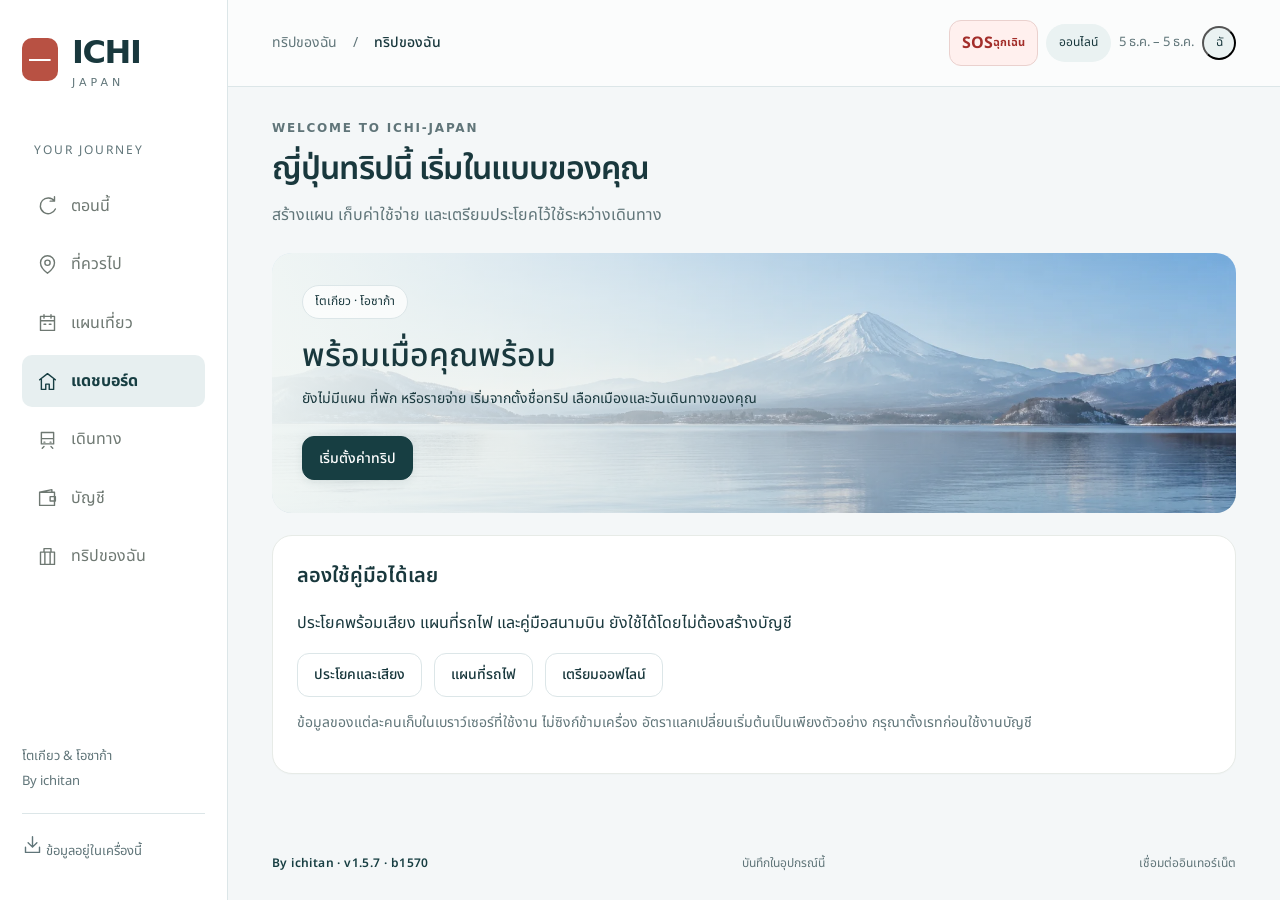
<file: index.html>
<!doctype html><html lang="th"><head><meta charset="utf-8"><meta name="viewport" content="width=device-width,initial-scale=1,viewport-fit=cover"><meta name="theme-color" content="#254e48"><meta name="description" content="คู่หูเที่ยวญี่ปุ่น แผนทริป Transportation, Ticket & Booking, ซ้อม ตม. ญี่ปุ่น และเครื่องมือใช้งานออฟไลน์"><title>ICHI-JAPAN</title><link rel="manifest" href="manifest.webmanifest"><link rel="icon" type="image/svg+xml" href="data:image/svg+xml,%3Csvg xmlns='http://www.w3.org/2000/svg' viewBox='0 0 64 64'%3E%3Crect width='64' height='64' rx='16' fill='%23254e48'/%3E%3Ctext x='32' y='46' text-anchor='middle' font-size='46' fill='white' font-family='serif'%3EI%3C/text%3E%3C/svg%3E"><link rel="stylesheet" href="style.css?v=1570"><link rel="stylesheet" href="discover.css?v=1570"></head><body><aside id="sidebar"></aside><div class="shell"><header id="topbar"></header><main id="app"></main><footer><span class="signature">By ichitan</span><span class="footer-local">บันทึกในอุปกรณ์นี้</span><span id="net"></span></footer></div><nav id="bottom"></nav><dialog id="modal"><div id="modalbody"></div></dialog><div id="toast" role="status"></div><input hidden type="file" id="importfile" accept="application/json"><input hidden type="file" id="docfile" accept="image/*,application/pdf"><input hidden type="file" id="ticketfile" accept="image/*,application/pdf"><script type="module" src="app.js?v=1570"></script></body></html>
</file>
<file: style.css>
:root{--ink:#243b36;--muted:#77807b;--green:#254e48;--pale:#edf3ef;--line:#e4e8e3;--paper:#fff;--bg:#f7f8f5;--warn:#966332;--red:#b4564b;font-family:system-ui,-apple-system,BlinkMacSystemFont,'Segoe UI',Tahoma,sans-serif;color:var(--ink);font-size:16px}*{box-sizing:border-box}body{margin:0;background:var(--bg)}button,input,select,textarea{font:inherit}button,a,input,select,textarea{-webkit-tap-highlight-color:transparent}button{cursor:pointer;color:inherit}button:disabled{opacity:.5;cursor:wait}button:focus-visible,a:focus-visible{outline:3px solid #a6c5b7;outline-offset:3px}a{color:var(--green)}aside{position:fixed;inset:0 auto 0 0;width:228px;border-right:1px solid var(--line);background:var(--paper);padding:36px 22px;display:flex;flex-direction:column}.brand{font-family:Georgia,serif;font-size:45px;letter-spacing:-3px;display:flex;align-items:center;gap:12px}.brand small{font:13px system-ui;letter-spacing:2px;border-left:1px solid var(--line);padding-left:12px}.side-label{font-size:12px;letter-spacing:2px;color:var(--muted);margin:52px 12px 16px}.navbtn{display:flex;align-items:center;gap:13px;border:0;background:transparent;border-radius:10px;padding:13px 15px;text-align:left;width:100%;margin:3px 0;color:#6e7872}.navbtn.active{background:var(--pale);color:var(--green);font-weight:650}.ico{width:21px;height:21px;flex-shrink:0;stroke:currentColor;stroke-width:1.6;fill:none;stroke-linecap:round;stroke-linejoin:round}.sidebar-bottom{margin-top:auto;font-size:13px;color:var(--muted);line-height:1.9}.shell{margin-left:228px;max-width:1610px}header{height:87px;border-bottom:1px solid var(--line);padding:0 44px;display:flex;align-items:center;justify-content:space-between;background:#ffffffa8;gap:16px}.crumb{font-size:14px;color:var(--muted)}.crumb b{color:var(--ink);font-weight:500}.pill{display:inline-flex;align-items:center;gap:7px;border-radius:100px;border:1px solid var(--line);padding:6px 12px;font-size:12px;background:white}.pill.green{background:var(--pale);border-color:transparent}.pill.warn{background:#fff4e7;color:var(--warn);border:0}.avatar{border-radius:50%;width:34px;height:34px;background:var(--pale);display:grid;place-items:center;font-size:12px}.flex{display:flex;align-items:center;gap:12px;flex-wrap:wrap}.between{justify-content:space-between}.right{margin-left:auto}.muted{color:var(--muted)}.eyebrow{font-size:12px;letter-spacing:2px;color:var(--muted);font-weight:600}.titleline{display:flex;align-items:center;justify-content:space-between;gap:20px;margin:0 0 27px}.titleline p{margin:8px 0 0;color:var(--muted)}h1{font-size:30px;line-height:1.4;font-weight:650;letter-spacing:-.7px;margin:6px 0}h2{font-size:19px;font-weight:600;margin:0}h3{font-size:16px;margin:0}p{line-height:1.75}main{padding:32px 44px;min-height:calc(100vh - 143px)}.btn{border:1px solid var(--line);border-radius:9px;background:#fff;padding:10px 16px;display:inline-flex;align-items:center;justify-content:center;gap:9px;text-decoration:none;font-size:14px;min-height:43px;line-height:1.5}.btn.primary{background:var(--green);border-color:var(--green);color:white}.btn.soft{background:var(--pale);border-color:transparent}.btn.danger{color:var(--red)}.btn.small{padding:6px 10px;min-height:34px;font-size:13px}.btn.full{width:100%}.linkbtn{background:none;border:0;padding:8px 0;color:var(--green);font-size:14px;text-decoration:underline;text-underline-offset:4px}.grid{display:grid;gap:22px}.cols{grid-template-columns:minmax(0,1.7fr) minmax(270px,1fr)}.three{grid-template-columns:repeat(3,minmax(0,1fr))}.two{grid-template-columns:repeat(2,minmax(0,1fr))}.card{border:1px solid var(--line);border-radius:15px;background:white;padding:24px}.cardhead{display:flex;justify-content:space-between;align-items:center;gap:12px;margin-bottom:22px}.hero{position:relative;overflow:hidden;border-radius:15px;min-height:245px;padding:30px;background:#e4eced url('fuji.webp') center/cover}.hero:before{content:'';position:absolute;inset:0;background:linear-gradient(90deg,#f1f6f4ee,#eef2f16b 58%,transparent)}.hero>*{position:relative}.hero h2{font-size:32px;font-weight:500;margin:14px 0 6px;line-height:1.45}.hero p{font-size:14px;margin:0 0 20px}.hero .pill{background:#ffffffb8}.gap{margin-top:22px}.big{font-size:36px;letter-spacing:-1px;font-weight:500;line-height:1.3}.moneyhero{background:var(--green);color:white;border:0}.moneyhero .muted{color:#c8d9d2}.statline{display:grid;grid-template-columns:1fr 1fr;gap:14px;margin-top:24px;padding-top:20px;border-top:1px solid #ffffff25}.statline strong{font-size:20px;font-weight:500}.statline small{display:block;margin-bottom:7px;color:#d0dfd8}.bar{height:5px;background:var(--line);border-radius:10px;overflow:hidden;margin:15px 0}.bar i{display:block;height:100%;background:#779a86}.checks{display:grid;gap:14px}.checkrow{display:flex;align-items:center;gap:12px;line-height:1.5;font-size:14px}.checkrow input{width:19px;height:19px;accent-color:var(--green);flex-shrink:0}.quick{display:grid;grid-template-columns:repeat(3,1fr);gap:12px}.quick button{border:1px solid var(--line);background:white;border-radius:12px;padding:20px 12px;text-align:left;font-size:14px;line-height:1.6}.quick .ico{display:block;margin-bottom:13px}.timeline{display:grid;gap:0}.event{display:grid;grid-template-columns:53px 17px 1fr auto;gap:10px;padding:16px 0;border-bottom:1px solid #f0f1ef;align-items:start}.event:last-child{border:0}.event time{font-size:13px;color:var(--muted);padding-top:3px}.event .dot{width:9px;height:9px;border:2px solid #83a093;border-radius:50%;margin:7px 0}.event p{font-size:13px;color:var(--muted);margin:4px 0}.event.done h3{text-decoration:line-through;color:var(--muted)}.empty{padding:25px 12px;text-align:center;color:var(--muted);font-size:14px;line-height:1.8}.tabs{display:flex;gap:7px;flex-wrap:wrap;margin-bottom:24px}.tab{border:1px solid var(--line);border-radius:8px;background:#fff;padding:9px 16px;font-size:14px}.tab.active{background:var(--green);color:white;border-color:var(--green)}.datebtn{min-width:68px}.datebtn b{display:block;font-size:21px;margin-top:4px}.notice{background:#f3f5f1;border-left:3px solid #a6b7a8;padding:14px 17px;border-radius:0 8px 8px 0;font-size:14px;line-height:1.7;margin:16px 0}.notice.warn{background:#fff7ee;border-color:#c9a57a}.field{display:flex;flex-direction:column;gap:7px;font-size:14px;margin-bottom:17px}.field input,.field select,.field textarea{width:100%;border:1px solid #dce1da;border-radius:8px;background:#fff;padding:11px 12px;color:var(--ink);min-height:44px}.field textarea{min-height:90px;resize:vertical}input[type=checkbox]{accent-color:var(--green)}.valuecard{background:var(--pale);border-radius:12px;padding:22px}.valuecard .big{font-size:30px}.row{display:flex;justify-content:space-between;gap:16px;padding:14px 0;border-bottom:1px solid var(--line);align-items:center}.row:last-child{border-bottom:0}.row p{margin:3px 0 0;font-size:13px;color:var(--muted)}.row strong{font-weight:550}.rightalign{text-align:right}.stepnum{width:37px;height:37px;border:1px solid var(--line);border-radius:50%;display:grid;place-items:center;font-family:Georgia,serif;font-size:21px;flex-shrink:0}.stepcard{display:flex;gap:17px;padding:20px 0;border-bottom:1px solid var(--line)}.stepcard p{margin:8px 0;font-size:15px}.jp{font-size:25px;line-height:1.7;word-break:break-word}.phrases{display:grid;gap:12px}.phrase{background:white;border:1px solid var(--line);border-radius:10px;text-align:left;padding:18px}.phrase small{display:block;color:var(--muted);font-size:13px;margin-top:8px}.travel-sign{background:#243b36;color:#fff;border-radius:10px;padding:17px;font-size:22px;letter-spacing:.5px}.airportlinks a{display:block;margin:10px 0;font-size:14px}dialog{border:0;border-radius:18px;max-width:590px;width:calc(100% - 28px);padding:28px;max-height:90dvh;box-shadow:0 25px 90px #1c322333}dialog::backdrop{background:#1b292b66;backdrop-filter:blur(3px)}dialog h2{margin:0 0 24px}dialog .close{float:right;border:0;background:var(--pale);border-radius:50%;width:32px;height:32px;font-size:20px}.dialogactions{display:flex;justify-content:flex-end;gap:10px;margin-top:23px}.fullscreenjp{padding:25px 0;text-align:center}.fullscreenjp .jp{font-size:38px}#toast{position:fixed;bottom:30px;left:50%;transform:translateX(-50%);background:#213d35;color:white;border-radius:12px;padding:13px 23px;z-index:20;max-width:90%;box-shadow:0 5px 25px #0002;display:none;font-size:14px}footer{padding:10px 44px 23px;font-size:12px;color:var(--muted);display:flex;justify-content:space-between}#bottom{display:none}details{border-top:1px solid var(--line);padding-top:17px;margin-top:17px}summary{cursor:pointer;font-size:14px;font-weight:550}details p,details li{font-size:14px;line-height:1.8}.expenseicon{width:41px;height:41px;display:grid;place-items:center;background:var(--pale);border-radius:10px}.listitem{display:flex;align-items:center;gap:13px;padding:16px 0;border-bottom:1px solid var(--line)}.listitem .grow{flex:1;min-width:0}.listitem p{margin:4px 0 0;font-size:13px;color:var(--muted)}.listitem h3{overflow-wrap:anywhere}.note{font-size:13px;color:var(--muted);line-height:1.7}.subhead{margin:24px 0 14px}.tagline{display:none}.filelist{max-height:360px;overflow:auto}.redtext{color:var(--red)}.checkboxlabel{display:flex;gap:10px;align-items:flex-start;font-size:14px;line-height:1.6;margin:14px 0}.checkboxlabel input{margin-top:5px}.search{width:100%;padding:12px;border:1px solid var(--line);border-radius:8px}.overflow{overflow-wrap:anywhere}
@media(min-width:1450px){main{padding:40px 62px}header{padding:0 62px}.hero{min-height:280px}}@media(max-width:1100px){aside{width:190px;padding:28px 15px}.shell{margin-left:190px}main{padding:28px}.cols{grid-template-columns:1.4fr 1fr}.three{grid-template-columns:1fr 1fr}.quick{gap:8px}.card{padding:20px}header{padding:0 28px}.titleline h1{font-size:26px}}@media(max-width:800px){aside{display:none}.shell{margin:0}header{height:65px;padding:0 20px}.crumb{font-size:13px}.tagline{display:block;font:28px Georgia;letter-spacing:-1px}main{padding:25px 18px 20px}.titleline{margin-bottom:21px;gap:10px}.titleline h1{font-size:26px}.titleline p{font-size:14px}.cols,.two,.three{grid-template-columns:1fr}.hero{min-height:225px;padding:25px}.hero h2{font-size:29px}.card{padding:21px}.grid{gap:17px}.gap{margin-top:17px}#bottom{display:grid;grid-template-columns:repeat(5,1fr);position:fixed;bottom:0;left:0;right:0;background:#fffffff2;backdrop-filter:blur(12px);border-top:1px solid var(--line);padding:6px 8px max(8px,env(safe-area-inset-bottom));z-index:5}#bottom .navbtn{display:flex;flex-direction:column;gap:5px;font-size:12px;justify-content:center;padding:8px 2px;margin:0;border-radius:9px}#bottom .navbtn.active{background:transparent;color:var(--green)}#bottom .navbtn.active .ico{stroke-width:2.4}footer{padding:15px 18px 110px;flex-direction:column;gap:6px}.big{font-size:34px}.statline{margin-top:19px;padding-top:17px}.mobilehide{display:none}#toast{bottom:95px}.quick button{padding:17px 11px;font-size:13px}.two.formgrid{grid-template-columns:1fr 1fr}dialog{padding:23px}.datebtn{min-width:52px;padding:8px 10px}.titleline .btn{font-size:13px;padding:9px 12px}.titleline .eyebrow{font-size:11px}.event{grid-template-columns:43px 12px 1fr auto;gap:8px}}
/* Tabi 2 — typography and mobile travel workspace */
@font-face{font-family:Tabi Thai;src:url('fonts/noto-thai-400.ttf') format('truetype');font-weight:400;font-display:swap}@font-face{font-family:Tabi Thai;src:url('fonts/noto-thai-500.ttf') format('truetype');font-weight:500;font-display:swap}@font-face{font-family:Tabi Thai;src:url('fonts/noto-thai-600.ttf') format('truetype');font-weight:600;font-display:swap}@font-face{font-family:Tabi Thai;src:url('fonts/noto-thai-700.ttf') format('truetype');font-weight:700;font-display:swap}
:root{font-family:'Tabi Thai',system-ui,sans-serif;--ink:#213c3e;--green:#1e5656;--muted:#687d7d;--pale:#edf5f3;--line:#e1eaea;--bg:#f6f9f9}body{line-height:1.65}h1,h2,h3{letter-spacing:0}h1{font-weight:600;font-size:29px}h2{font-weight:600;font-size:20px}.titleline{align-items:flex-start}.titleline>.btn{flex-shrink:0}.card{border-radius:20px;border-color:#e5eded;box-shadow:0 4px 25px #274c4b04}.btn{font-weight:500;border-radius:11px}.btn.primary{box-shadow:0 3px 9px #24494914}.hero{border-radius:20px}.hero h2{font-weight:500}.eyebrow{font-family:system-ui,sans-serif;letter-spacing:1.8px}.big{font-family:'Tabi Thai',system-ui;font-variant-numeric:tabular-nums;letter-spacing:-.6px}.sidebar-bottom{font-family:'Tabi Thai',sans-serif}.signature{font-weight:600;letter-spacing:.4px;color:var(--green)}.travelnav{display:grid;grid-template-columns:repeat(4,1fr);gap:8px;margin-bottom:28px;background:#eaf0ef;padding:6px;border-radius:16px}.travelnav-item{border:0;border-radius:12px;background:transparent;display:flex;align-items:center;justify-content:center;gap:10px;min-height:57px;color:#677e7b;font-size:15px}.travelnav-item.selected{background:#fff;color:var(--green);box-shadow:0 3px 9px #123c3510;font-weight:600}.cityswitch{display:flex;gap:9px;margin:0 0 23px}.cityswitch button{border:1px solid var(--line);border-radius:12px;background:white;padding:10px 20px;font-size:20px;color:#78938d}.cityswitch span{font-size:14px;margin-left:8px;color:var(--ink)}.cityswitch button.active{background:var(--green);border-color:var(--green);color:#d9ece6}.cityswitch .active span{color:white}.linebadge{display:inline-flex;align-items:center;gap:9px;border-radius:8px;padding:9px 12px;background:color-mix(in srgb,var(--rail) 9%,white);color:var(--rail);font-size:14px;font-weight:600}.stationpath{margin:26px 0 22px;padding-left:28px}.stationpath>div{position:relative;padding:0 0 30px 23px;border-left:3px solid var(--rail)}.stationpath>div:last-child{padding-bottom:0;border-color:transparent}.stationpath>div:before{content:'';position:absolute;left:-8px;top:4px;width:10px;height:10px;border:2px solid var(--rail);background:#fff;border-radius:50%}.stationpath small,.stationpath strong,.stationpath span{display:block}.stationpath small{font-size:12px;color:var(--muted);margin-bottom:5px}.stationpath strong{font-size:20px;line-height:1.5;overflow-wrap:anywhere}.stationpath span{font-size:14px;color:var(--muted)}.direction{background:#edf3f5;border-radius:12px;padding:16px 19px}.direction span{display:block;font-size:12px;color:var(--muted);margin-bottom:4px}.direction b{font-size:17px}.stepnum{font:500 16px system-ui;border:0;background:var(--pale)}.stepcard{gap:14px}.stepcard p{margin-bottom:0}.guideheading{margin-top:22px;font-size:24px}.travel-sign{font-family:system-ui,sans-serif;background:#243e44;padding:23px;border-radius:14px;line-height:1.6}.phraseintro{display:flex;justify-content:space-between;align-items:center;padding:25px 28px;background:linear-gradient(115deg,#e5f0f0,#f1f5f1);border-radius:18px;margin-bottom:22px}.phraseintro h2{margin:7px 0;font-size:25px}.phraseintro p{margin:0;font-size:14px;color:var(--muted)}.phrasekanji{font-size:65px;color:#acc8c0;font-family:serif;line-height:1}.categoryrail{display:flex;gap:8px;overflow-x:auto;padding:0 0 8px;margin-bottom:12px;scrollbar-width:thin}.category{border:1px solid var(--line);background:white;border-radius:100px;padding:8px 15px;white-space:nowrap;font-size:14px}.category.selected{background:var(--green);color:white;border-color:var(--green)}.phrasecard{padding:22px;background:white;border:1px solid var(--line);border-radius:18px;min-width:0}.phrasecat{font-size:12px;letter-spacing:.2px;color:var(--muted)}.sound-icon{width:39px;height:39px;display:grid;place-items:center;background:var(--pale);color:var(--green);border:0;border-radius:50%}.phrasecard h3{font-size:16px;font-weight:500;margin-top:10px}.phrasejp{font-family:system-ui,sans-serif;font-size:23px;font-weight:500;margin:15px 0 8px;line-height:1.7}.reading{font-size:16px;line-height:1.9;color:#357471;margin:5px 0}.romaji{font:14px/1.8 system-ui;color:var(--muted);margin:3px 0}.phrasebottom{display:flex;justify-content:space-between;gap:7px;margin-top:22px;padding-top:16px;border-top:1px solid #edf1ef}.phrasebottom .btn{font-size:12px}.maptip{display:flex;flex-direction:column;gap:5px;background:var(--pale);padding:17px 22px;border-radius:14px;margin-bottom:22px;font-size:14px}.mapthumb{display:block;width:100%;height:225px;border:1px solid var(--line);border-radius:13px;padding:0;overflow:hidden;background:#fff;margin-bottom:20px}.mapthumb img{width:100%;height:100%;object-fit:contain}.mapcard p{font-size:14px}.mapcard .note{font-size:12px}.mapmodal{width:min(1100px,calc(100% - 20px));max-width:1100px}.mapviewport{overflow:auto;max-height:64dvh;border:1px solid var(--line);border-radius:10px;background:white;overscroll-behavior:contain}.mapviewport img{display:block;height:auto;touch-action:pan-x pan-y pinch-zoom}.maptools{margin-bottom:16px}.sr-only{position:absolute;width:1px;height:1px;overflow:hidden;clip:rect(0,0,0,0)}.airport-tabs .tab b{font-family:system-ui,sans-serif;margin-right:6px}.field input:focus,.field select:focus,.field textarea:focus{outline:2px solid #9bc4bf;outline-offset:1px}
@media(max-width:800px){main{padding:24px 18px}.titleline h1{font-size:25px}.titleline p{font-size:13px;max-width:240px}.titleline>.btn{font-size:12px;padding:8px 11px;white-space:nowrap;min-height:39px}.titleline>.btn .ico{width:17px}.card{padding:21px;border-radius:17px}.travelnav{gap:3px;padding:5px;border-radius:14px;margin-bottom:23px}.travelnav-item{flex-direction:column;gap:5px;min-height:66px;font-size:12px}.travelnav-item .ico{width:22px}.cityswitch button{padding:9px 17px}.phraseintro{padding:21px}.phraseintro h2{font-size:22px}.phrasekanji{font-size:49px}.phraseintro .eyebrow{font-size:10px}.phrasecard{padding:21px}.phrasejp{font-size:24px}.phrasebottom .btn{font-size:12px;padding:8px 10px}.stationpath{padding-left:8px}.stationpath strong{font-size:19px}.stepcard p{font-size:14px;line-height:1.85}.stepcard h3{font-size:16px}.travel-sign{font-size:19px;padding:20px}#bottom{box-shadow:0 -5px 25px #20494606}#bottom .navbtn{font-size:11px}.mapmodal{padding:18px}.mapviewport{max-height:64dvh}.fullscreenjp .jp{font-size:31px}.signature{margin-bottom:4px}.airport-tabs{gap:6px}.airport-tabs .tab{font-size:12px;padding:9px}.hero h2{font-size:28px}.brand small{font-family:system-ui}}
.sound-icon.playing,.btn.playing{background:#225d57!important;color:white!important;box-shadow:0 0 0 4px #225d5720}.sound-icon.playing .ico{animation:soundpulse .9s ease-in-out infinite alternate}@keyframes soundpulse{from{opacity:.55}to{opacity:1}}@media(prefers-reduced-motion:reduce){.sound-icon.playing .ico{animation:none}}
/* Tabi 3: compact bilingual workspace, clear money entry, preparation cards. */
:root{--ink:#173536;--muted:#586f70;--green:#175b5a;--bg:#f5f8f9;--line:#dce7e7}h1{font-size:clamp(1.6rem,2.5vw,2rem);line-height:1.5}.note,.reading,.field,.btn.small,.category,.romaji{font-size:.875rem}.card{box-shadow:0 6px 22px #17353605}.btn{min-height:44px}.btn.small{min-height:42px}.btn:hover{border-color:#83a5a4}.btn.primary:hover{background:#104847}.travelnav{grid-template-columns:repeat(6,minmax(0,1fr));background:#e7eeee;gap:4px}.travelnav-item{font-size:.875rem;flex-direction:column;gap:5px;min-height:72px;padding:8px 5px}.travelnav-item.selected{box-shadow:0 3px 12px #123c3512}.section-lead{margin:8px 0 24px;border-bottom:1px solid var(--line);padding-bottom:23px}.section-lead h2{font-size:1.7rem;margin:8px 0}.section-lead p{color:var(--muted);margin:8px 0 0}.phraseintro{background:#123f42;color:#fff;border:0}.phraseintro .eyebrow,.phraseintro p{color:#d0e2e3}.phrasekanji{color:#a8cecd}.phrase-tools{display:flex;gap:15px;align-items:flex-start}.phrase-tools>.field{flex:1}.language-toggle{display:flex;gap:3px;background:#e7eeee;border-radius:12px;padding:4px}.language-toggle button{border:0;border-radius:9px;background:transparent;padding:10px 12px;min-height:44px;font-size:.875rem;white-space:nowrap}.language-toggle button[aria-pressed=true]{background:#fff;color:var(--green);box-shadow:0 2px 5px #17353610;font-weight:600}.translatebar{display:flex;justify-content:space-between;align-items:center;flex-wrap:wrap;gap:14px;margin:18px 0 24px;padding:18px 20px;border:1px solid var(--line);border-radius:14px;background:white}.translatebar strong{font-weight:600}.translatebar span{display:block;font-size:.875rem;color:var(--muted);margin-top:4px}.translatebar .flex{gap:7px}.translatebar .btn{font-size:.875rem}.phrasecard{display:flex;flex-direction:column;border:1px solid var(--line);box-shadow:0 4px 15px #123c3504}.phrasecard h3{margin-top:12px;font-size:1rem}.phrasecard .phrasejp{margin:14px 0 8px;font-size:1.55rem}.phrasecard .phrase-en{font-size:1.3rem}.phrasecard .reading{margin:4px 0;line-height:1.85;color:#3d6565}.phrasecard .romaji{margin:3px 0}.phrasecard .phrasebottom{margin-top:auto;padding-top:18px;gap:8px;flex-wrap:wrap}.alternate-language{margin:15px 0 0;padding-top:12px}.alternate-language summary{color:var(--muted);font-size:.875rem}.alternate-language p{margin:10px 0}.language-label{display:block;font-size:.75rem;letter-spacing:1px;font-weight:600;color:var(--muted)}.english-block{border-top:1px solid var(--line);margin-top:23px;padding-top:23px}.english-block>p[lang=en]{font-size:1.3rem;margin:10px 0}.fullscreenjp{padding:12px 0 24px}.fullscreenjp .jp{margin:12px 0}.fullscreenjp .reading{font-size:1rem}.categoryrail{padding-bottom:9px;scrollbar-width:thin}.category{min-height:44px}.manners-card h3{display:flex;align-items:flex-start;gap:10px;margin:20px 0;font-size:1.1rem;font-weight:500;line-height:1.8}.manners-card h3 .ico{margin-top:4px;color:#92704b}.do-instead{padding:15px 18px;background:#f0f6f5;border-radius:12px}.do-instead b{font-size:.875rem;color:var(--green)}.do-instead p{margin:4px 0 0;font-size:1rem}.qa-card{border:1px solid var(--line);border-radius:16px;padding:0;background:white;margin:0 0 12px;overflow:hidden}.qa-card>summary{display:flex;gap:15px;align-items:flex-start;padding:20px;list-style:none;font-size:1rem}.qa-card>summary:after{content:'+';margin-left:auto;color:var(--green);font-size:22px}.qa-card[open]>summary:after{content:'−'}.qa-card summary::-webkit-details-marker{display:none}.qa-card summary small{display:block;font-size:.875rem;color:var(--muted);font-weight:400;margin-top:4px}.qa-number{font:500 16px system-ui;color:var(--green);background:var(--pale);padding:10px;border-radius:10px;flex-shrink:0}.qa-body{padding:0 20px 22px}.answer-box{background:#f0f6f5;border-radius:12px;padding:18px;margin:18px 0}.answer-box p[lang=en]{font-size:1.2rem;margin:7px 0}.answer-box .reading{margin:6px 0}.my-answer{border-left:3px solid var(--green);padding:10px 15px;margin:16px 0;overflow-wrap:anywhere}.my-answer p{white-space:pre-wrap}.prep-docs .btn{margin-top:10px}.prep-shortcuts{display:grid;grid-template-columns:1fr 1fr;gap:12px;margin-top:14px}.prep-shortcuts button{background:#edf4f3;border:0;border-radius:12px;padding:16px;display:flex;gap:10px;align-items:center;font-size:.875rem;text-align:left}.amount-entry{background:#edf5f4;border-radius:16px;padding:22px;margin:20px 0}.amount-entry .field{margin-bottom:5px}.amount-entry input{font-size:2rem;background:transparent;border:0;border-bottom:1px solid #bdd3cf;border-radius:0;padding:8px 0;font-weight:500;font-variant-numeric:tabular-nums}.amount-entry input:focus{outline:0;border-bottom-color:var(--green)}#expensePreview strong{display:block;font-size:1.4rem;margin:8px 0 4px}#expensePreview span{font-size:.875rem;color:#3d6565}.splitpicker{border:0;padding:0;margin:0 0 20px;display:grid;grid-template-columns:repeat(4,1fr);gap:7px}.splitpicker legend{font-size:.875rem;margin-bottom:9px}.splitpicker label{position:relative;cursor:pointer}.splitpicker input{position:absolute;width:1px;height:1px;opacity:0}.splitpicker span{display:block;text-align:center;background:#fff;border:1px solid var(--line);border-radius:10px;padding:12px 5px;font-size:.875rem}.splitpicker input:checked+span{background:var(--green);border-color:var(--green);color:#fff}.splitpicker input:focus-visible+span{outline:3px solid #92b6b3;outline-offset:2px}.formerror:not([hidden]){background:#fff0ee;border:1px solid #e9b8ae;color:#8e3028;border-radius:10px;padding:14px;line-height:1.7;margin-bottom:18px}.dialogactions{position:sticky;bottom:-24px;background:white;padding:15px 0;margin-top:20px;border-top:1px solid var(--line);z-index:2}.dialogactions .primary{flex:1}.field input,.field select,.field textarea{font-size:1rem}input:focus,select:focus,textarea:focus{outline:2px solid #78a7a2;outline-offset:2px}.listitem .rightalign{flex-shrink:0}.listitem .rightalign strong{font-variant-numeric:tabular-nums}.phrase-en,.phrasejp,.qa-body,.fullscreenjp{overflow-wrap:anywhere}
@media(max-width:800px){.travelnav{grid-template-columns:repeat(3,minmax(0,1fr));gap:5px}.travelnav-item{flex-direction:row;min-height:50px;font-size:.875rem}.travelnav-item .ico{width:19px}.phrase-tools{flex-direction:column;gap:0}.phrase-tools>.field,.language-toggle{width:100%}.language-toggle{margin-bottom:17px}.language-toggle button{flex:1}.translatebar{padding:16px}.translatebar .flex{display:grid;grid-template-columns:1fr 1fr;width:100%}.translatebar .btn:last-child{grid-column:1/-1}.section-lead h2{font-size:1.45rem}.phraseintro h2{font-size:1.5rem}.phraseintro p{font-size:.875rem}.phraseintro .eyebrow{font-size:.75rem}.phrasebottom .btn{font-size:.875rem}#bottom .navbtn{font-size:.75rem}dialog{border-radius:22px 22px 0 0;max-height:94dvh;width:100%;max-width:none;margin:auto 0 0;padding:22px 20px calc(22px + env(safe-area-inset-bottom))}.dialogactions{bottom:calc(-22px - env(safe-area-inset-bottom));padding-bottom:max(15px,env(safe-area-inset-bottom))}.listitem{flex-wrap:wrap}.listitem .rightalign{margin-left:auto}.titleline{flex-wrap:wrap}.titleline>.btn{min-height:44px}.splitpicker{grid-template-columns:1fr 1fr}.two.formgrid{grid-template-columns:1fr}.prep-shortcuts{gap:9px}.qa-card>summary{padding:17px}.qa-body{padding:0 17px 20px}.card,.phrasecard{padding:20px}main{padding:24px 16px}#customshare[hidden]{display:none!important}}
/* ICHI - JAPAN · focused financial workspace */
:root{--ink:#19383d;--green:#173e42;--muted:#607579;--line:#dce6e8;--pale:#eaf2f2;--bg:#f4f7f8}.ichi-brand{font-family:system-ui,sans-serif;letter-spacing:-1.8px;display:block;font-size:38px;font-weight:750;line-height:1}.ichi-brand small{display:block;border:0;padding:11px 0 0;font-size:13px;font-weight:500;letter-spacing:3px;color:var(--muted)}.ichi-mobile{font-family:system-ui,sans-serif;font-weight:750;font-size:25px;letter-spacing:-.6px}.ichi-mobile small{font-size:12px;letter-spacing:1px;font-weight:500;margin-left:5px}.navbtn.active{background:#e7eff0}.wallet-tabs{display:flex;border-bottom:1px solid var(--line);gap:28px;margin-bottom:25px;overflow-x:auto}.wallet-tabs button{background:transparent;border:0;border-bottom:3px solid transparent;padding:10px 0 14px;font-size:.95rem;white-space:nowrap;color:var(--muted)}.wallet-tabs button.active{border-bottom-color:var(--green);color:var(--green);font-weight:600}.wallet-layout{display:grid;grid-template-columns:minmax(285px,.88fr) minmax(0,1.45fr);gap:28px;align-items:start}.wallet-overview{background:#173e42;color:#fff;padding:27px;border-radius:22px;box-shadow:0 10px 26px #173e4212}.wallet-overview>.flex{font-size:.95rem}.wallet-currency{font:12px system-ui;letter-spacing:2px;border:1px solid #ffffff40;border-radius:7px;padding:4px 8px}.wallet-total{font-size:clamp(2.1rem,3.5vw,3rem);line-height:1.4;font-weight:500;margin:15px 0 4px;font-variant-numeric:tabular-nums;overflow-wrap:anywhere}.wallet-overview>p{font-size:.8rem;color:#c1d5d8;margin:0}.wallet-metrics{border-top:1px solid #ffffff2b;display:grid;grid-template-columns:1fr 1fr;gap:20px;margin-top:24px;padding-top:20px}.wallet-metrics span{display:block;font-size:.85rem;color:#c1d5d8;margin-bottom:6px}.wallet-metrics strong{font-size:1.25rem;font-weight:500;overflow-wrap:anywhere}.wallet-main-actions{display:grid;grid-template-columns:1fr 1fr;gap:12px;margin:18px 0}.wallet-main-actions .btn{min-height:53px;font-size:1rem}.income-btn{background:#e4f2eb;color:#24694b;border-color:#cce3d6}.wallet-small-stats{display:grid;grid-template-columns:1fr 1fr;gap:12px}.wallet-small-stats section{border:1px solid var(--line);background:#fff;border-radius:16px;padding:18px;display:flex;flex-direction:column;align-items:flex-start;min-width:0}.wallet-small-stats span{font-size:.85rem;color:var(--muted)}.wallet-small-stats strong{font-size:1.45rem;font-weight:500;margin-top:9px;overflow-wrap:anywhere}.wallet-small-stats small{font-size:.8rem;color:var(--muted);margin-bottom:16px}.wallet-small-stats .btn{margin-top:auto;width:100%}.wallet-budget{background:transparent;padding:23px 2px}.wallet-budget p{font-size:.9rem;margin-bottom:8px}.wallet-budget small{font-size:.8rem;color:var(--muted)}.wallet-ledger{padding:26px}.wallet-ledger .cardhead{margin-bottom:17px}.ledger-filters{display:flex;gap:6px;overflow-x:auto;padding-bottom:16px}.ledger-filters button{background:#f2f5f6;border:1px solid transparent;border-radius:9px;padding:8px 13px;min-height:42px;font-size:.875rem;white-space:nowrap;color:var(--muted)}.ledger-filters button[aria-pressed=true]{background:#e7eff0;color:var(--green);border-color:#cbdcdf;font-weight:500}.ledger-date{display:flex;justify-content:space-between;align-items:center;padding:16px 0 8px;color:var(--muted);font-size:.8rem}.ledger-date span{font-size:.75rem}.ledger-row{display:flex;gap:13px;align-items:flex-start;padding:17px 0;border-bottom:1px solid #e9eff0}.ledger-icon{display:grid;place-items:center;width:40px;height:40px;border-radius:12px;background:#edf1f4;color:#527080;flex-shrink:0}.ledger-icon.incoming{background:#e8f3eb;color:#2b7757}.ledger-description{min-width:0;flex:1}.ledger-description h3{font-size:.95rem;font-weight:500;overflow-wrap:anywhere}.ledger-description p{font-size:.8rem;color:var(--muted);margin:4px 0}.ledger-description small{font-size:.8rem;color:var(--muted)}.ledger-amount{text-align:right;flex-shrink:0}.ledger-amount strong{font-weight:600;font-size:1rem;font-variant-numeric:tabular-nums}.ledger-amount small{display:block;font-size:.8rem;color:var(--muted);margin-top:4px}.ledger-amount.incoming strong{color:#277153}.ledger-amount .linkbtn{font-size:.8rem;padding:6px 0}.wallet-tools{display:flex;gap:8px;flex-wrap:wrap;padding-top:22px}.wallet-empty{padding:35px 12px;text-align:center}.wallet-empty>.ico{width:36px;height:36px;color:#8ca5ac;margin-bottom:15px}.wallet-empty h3{font-weight:500}.wallet-empty p{font-size:.9rem;color:var(--muted)}.wallet-success{display:flex;align-items:center;gap:12px;border:1px solid #b8dccc;background:#ebf7ef;border-radius:12px;padding:15px 18px;margin-bottom:22px;color:#276546;font-size:.9rem}.wallet-success button{margin-left:auto;background:transparent;border:0;font-size:22px;min-height:36px;min-width:36px}.wallet-editor-heading{display:flex;justify-content:space-between;align-items:center;gap:12px;margin-bottom:22px}.wallet-editor{max-width:950px;margin:auto;border:1px solid var(--line);background:white;border-radius:23px;padding:32px}.editor-title{margin-bottom:25px}.editor-title h1{font-size:1.65rem;margin-top:8px}.entry-type-picker{display:grid;grid-template-columns:repeat(4,1fr);gap:5px;background:#edf2f3;border-radius:12px;padding:5px;margin-bottom:23px}.entry-type-picker button{border:0;background:transparent;min-height:45px;border-radius:9px;padding:8px;font-size:.875rem}.entry-type-picker button[aria-pressed=true]{background:#fff;box-shadow:0 2px 8px #173e420d;color:var(--green);font-weight:600}.entry-type-picker button:disabled{opacity:1;cursor:default}.entry-type-picker button:disabled[aria-pressed=false]{opacity:.45}.wallet-entry-columns{display:grid;grid-template-columns:1fr 1fr;gap:35px}.wallet-entry-columns .amount-entry{margin-top:0;padding:23px;background:#f0f5f6}.wallet-entry-columns .income-entry{background:#eef7f1}.wallet-entry-columns input[name=amount]{font-size:2.45rem;min-width:0}#walletPreview strong{display:block;font-size:1.3rem;font-weight:500;margin:12px 0 4px}#walletPreview span{font-size:.875rem;color:var(--muted)}.wallet-savebar{display:flex;gap:12px;justify-content:flex-end;position:sticky;bottom:0;background:#fffffff7;padding:18px 0 0;margin-top:26px;border-top:1px solid var(--line);z-index:3}.wallet-save{min-width:220px;min-height:50px;font-size:1rem}.wallet-editor .splitpicker{grid-template-columns:1fr 1fr}.wallet-editor .field textarea{min-height:84px}.wallet-editor [hidden]{display:none!important}.wallet-editor .formerror{scroll-margin-top:25px}.wallet-entry-columns>section{min-width:0}
@media(max-width:1150px){.wallet-layout{grid-template-columns:1fr;gap:8px}.wallet-layout>div:first-child{display:grid;grid-template-columns:1fr 1fr;gap:14px}.wallet-overview{grid-row:span 2}.wallet-main-actions{margin:0;align-self:start}.wallet-small-stats{grid-column:2}.wallet-budget{grid-column:1/-1;padding:10px 0 18px}}@media(max-width:800px){.wallet-layout>div:first-child{display:block}.wallet-main-actions{margin:16px 0}.wallet-overview{padding:24px}.wallet-total{font-size:2.5rem}.wallet-metrics{margin-top:20px;padding-top:17px}.wallet-tabs{gap:20px;margin-bottom:20px}.wallet-tabs button{font-size:.9rem}.wallet-ledger{padding:20px 16px}.wallet-small-stats section{padding:15px}.wallet-small-stats strong{font-size:1.3rem}.wallet-budget{padding:22px 2px}.wallet-entry-columns{grid-template-columns:1fr;gap:5px}.wallet-editor{padding:22px 17px;border-radius:18px}.entry-type-picker{grid-template-columns:1fr 1fr}.wallet-editor-heading .pill{font-size:.75rem}.wallet-savebar{bottom:76px;padding:14px 0 8px;box-shadow:0 -8px 15px #ffffffdd}.wallet-save{flex:1;min-width:0;font-size:.95rem}.ledger-icon{width:33px;height:33px;border-radius:9px}.ledger-row{gap:9px}.ledger-amount strong{font-size:.95rem}.ledger-description h3{font-size:.9rem}.wallet-success{padding:13px;font-size:.875rem}.wallet-entry-columns input[name=amount]{font-size:2.1rem}.wallet-editor-heading .btn{font-size:.875rem}}
@media(max-width:380px){.ledger-row{flex-wrap:wrap}.ledger-amount{margin-left:auto}.wallet-small-stats{grid-template-columns:1fr}.wallet-savebar{flex-wrap:wrap}.wallet-tabs{gap:16px}}
/* ICHI-JAPAN: travel desk and offline preparation */
.ichi-brand{position:relative;padding-left:50px;font-size:32px;letter-spacing:-1.4px}.ichi-brand:before{content:'一';position:absolute;left:0;top:2px;width:36px;height:43px;border-radius:10px;background:#b85143;color:#fff;font:25px/43px serif;text-align:center}.ichi-brand small{font-size:11px;letter-spacing:4px;padding-top:8px}.ichi-mobile{letter-spacing:-1px}.ichi-mobile:before{content:'一';display:inline-grid;place-items:center;background:#b85143;color:white;border-radius:7px;width:27px;height:30px;font:20px serif;margin-right:9px;vertical-align:middle}.ichi-mobile small{letter-spacing:2px;font-size:10px}.dashboard-grid{display:grid;grid-template-columns:minmax(0,1.7fr) minmax(280px,1fr);gap:26px}.smart-hero{min-height:260px;display:flex;flex-direction:column;align-items:flex-start;justify-content:center}.smart-hero h2{font-size:clamp(1.5rem,2.5vw,2rem);max-width:620px}.smart-hero p{max-width:520px;line-height:1.9}.smart-hero .btn{margin-top:4px}.pinned-row{display:flex;flex-direction:column;text-align:left;width:100%;border:0;border-bottom:1px solid var(--line);background:white;padding:16px 0;gap:6px}.pinned-row b{font-size:1rem;font-weight:500}.pinned-row span{font-size:1rem;color:var(--muted)}.pinned-row:last-child{border:0}.summary-hero{display:grid;grid-template-columns:1fr 1fr;gap:25px;background:#173e42;color:white;border-radius:22px;padding:30px}.summary-hero span{display:block;color:#cee0e0;font-size:.9rem}.summary-hero strong{display:block;font-size:2.3rem;line-height:1.6;font-weight:500;font-variant-numeric:tabular-nums;overflow-wrap:anywhere}.summary-phases{display:grid;grid-template-columns:repeat(3,1fr);gap:16px;margin-top:20px}.summary-phases span{color:var(--muted);font-size:.875rem}.summary-phases h2{margin-top:10px;font-size:1.4rem}.offline-groups{background:#f2f6f6;padding:3px 16px;border-radius:13px}.offline-groups .row{gap:12px;font-size:.875rem}.offline-groups strong{white-space:nowrap;font-weight:500}.offline-steps{padding-left:23px;font-size:.875rem;line-height:1.9;color:var(--muted)}.offline-steps li{margin-bottom:10px}.translator-composer{margin:18px 0;background:#fff;border:1px solid var(--line);border-radius:15px;padding:18px 20px}.translator-composer summary{font-size:1rem;color:var(--green)}.phrasecard>.flex:first-child{gap:8px}.phrasecard .phrasecat{margin-right:auto}.phrasecard [data-action=pinphrase]{padding:5px 10px;font-size:.8rem;min-height:38px}.phrasecard [data-action=pinphrase][aria-pressed=true]{background:#fcf1df;border-color:#ead2ac;color:#82602d}.wallet-tabs{scrollbar-width:thin}.amount-entry .field select{background:white;font-size:.95rem}.amount-entry [name=currency]{min-height:42px;font-size:.95rem}.amount-entry .field:has([name=currency]){margin-bottom:20px}.offline-groups+.note:empty{display:none}
@media(max-width:1000px){.dashboard-grid{grid-template-columns:1fr}.dashboard-grid>div:last-child{display:grid;grid-template-columns:1fr 1fr;gap:17px;align-items:start}.dashboard-grid>div:last-child>.gap{margin-top:0}}@media(max-width:650px){.dashboard-grid>div:last-child{display:block}.dashboard-grid>div:last-child>.gap{margin-top:17px}.summary-hero{grid-template-columns:1fr;padding:24px;gap:15px}.summary-hero strong{font-size:1.9rem}.summary-hero>div+div{border-top:1px solid #ffffff33;padding-top:15px}.summary-phases{grid-template-columns:1fr;gap:10px}.summary-phases .card{display:flex;align-items:center;justify-content:space-between;padding:17px}.summary-phases h2{margin:0}.smart-hero{min-height:240px}.smart-hero h2{font-size:1.5rem}.wallet-tabs{gap:18px}.wallet-tabs button{font-size:.875rem}.translator-composer{padding:17px}.phrasecard>.flex:first-child{flex-wrap:wrap}.offline-groups{padding:2px 10px}}

/* 1.0.8 */
.sos-button{border:1px solid #ead1ce;background:#fff0ee;color:#a32e2a;border-radius:12px;padding:9px 12px;font-weight:700;cursor:pointer;white-space:nowrap}.sos-button span{font-size:11px}.sos-jp{font-size:clamp(26px,6vw,48px);line-height:1.6}.sos-panel .btn{min-height:48px}.group-split{border:1px solid var(--line);border-radius:16px;padding:18px}.member-shares>div{display:flex;align-items:center;gap:12px;padding:10px 0}.member-shares label{flex:1}.member-shares input[inputmode]{width:120px}.member-shares input[type=checkbox]{width:20px;height:20px;accent-color:#254e48}.place-row{border-top:1px solid var(--line);padding:18px 0}.today-tools{margin-bottom:20px}.today-tools .flex{margin-top:14px}.sos-panel .card{box-shadow:none}#peopleFields{display:grid;grid-template-columns:1fr 1fr;gap:12px;margin-top:16px}@media(max-width:600px){#peopleFields{grid-template-columns:1fr}#bottom{grid-template-columns:repeat(6,1fr)}#bottom .navbtn{font-size:10px;padding:10px 2px}#bottom .ico{width:20px;height:20px}.sos-button span{display:none}.member-shares input[inputmode]{width:100px}.ichi-mobile{font-size:18px!important}#topbar{gap:6px}.avatar{display:none}.today-tools .btn{flex:1 1 40%}}
#bottom{grid-template-columns:repeat(6,minmax(0,1fr))}

/* 1.2.0 · mobile header, centered dashboard, itinerary controls */
#bottom{grid-template-columns:repeat(7,minmax(0,1fr))}.rail-shortcut{display:flex;align-items:center;justify-content:space-between;gap:16px;border:1px solid var(--line);background:#f1f5f2;border-radius:16px;padding:14px 16px;margin:0 0 20px}.rail-shortcut div{display:grid;gap:2px;min-width:0}.rail-shortcut b{font-size:14px;font-weight:650;overflow:hidden;text-overflow:ellipsis;white-space:nowrap}.rail-shortcut small{font-size:12px;color:var(--muted)}.rail-shortcut .eyebrow{font-size:10px}.rail-shortcut .btn{flex-shrink:0}
.event-card{grid-template-columns:53px 17px minmax(0,1fr) auto;align-items:start}.event-main{min-width:0}.event-heading{display:flex;align-items:flex-start;justify-content:space-between;gap:10px}.event-heading h3{overflow-wrap:anywhere}.event-state{display:flex;gap:5px;flex-wrap:wrap;justify-content:flex-end}.booking-chip,.entry-chip{display:inline-flex;align-items:center;border-radius:999px;padding:4px 8px;font-size:10px;line-height:1.3;white-space:nowrap;border:1px solid transparent}.booking-wish{background:#f4f2ed;color:#6d6658}.booking-planned{background:#edf4f1;color:#315c51}.booking-need{background:#fff3df;color:#8b5d1e}.booking-booked{background:#e7f4e9;color:#286343}.entry-chip{background:#f2f3f2;color:#5e6c66}.done-chip{background:#e8f4ec;color:#347054}.leg-note{margin:11px 0 8px;padding:10px 12px;background:#f2f6f4;border-left:3px solid #719589;border-radius:0 10px 10px 0;font-size:12px;line-height:1.65}.leg-note b,.leg-note span{display:block}.leg-note span{color:#4e625a;margin-top:3px;white-space:pre-line}.event-route-actions,.event-mobile-controls{display:flex;gap:7px;flex-wrap:wrap;margin-top:10px}.event-route-actions .btn{min-height:36px}.route-next{background:#f5f8f6;border-color:#d8e4de}.event-mobile-controls{max-width:210px;justify-content:flex-end}.event-mobile-controls .btn{min-width:36px}.ticket-line{display:flex;align-items:center;gap:7px;flex-wrap:wrap;margin-top:9px;font-size:12px;color:#4e625a}.ticket-editor{border:1px solid var(--line);background:#f8faf8;border-radius:12px;padding:14px;margin:4px 0 15px}.ticket-editor>p{margin:7px 0}.booking-flow{display:flex;align-items:center;gap:7px;flex-wrap:wrap;margin:16px 0}.booking-flow span{font-size:11px;padding:6px 9px;border-radius:999px;background:#f0f4f1}.booking-flow i{font-style:normal;color:#97a39d}.plan-card>.cardhead{align-items:flex-start}.plan-card>.cardhead .note{margin:5px 0 0}.plan-date-tabs{overflow-x:auto;flex-wrap:nowrap;padding-bottom:4px;scrollbar-width:thin}.plan-date-tabs .datebtn{flex:0 0 auto}
#topbar>.flex{margin-left:auto;flex-wrap:nowrap;gap:8px}.sos-button{min-height:38px;display:inline-flex;align-items:center;justify-content:center}.pill#offlinebadge{min-height:38px}
@media(max-width:800px){#bottom{grid-template-columns:repeat(7,minmax(0,1fr));padding-left:4px;padding-right:4px}#bottom .navbtn{font-size:10px;padding:8px 1px;gap:4px;min-width:0}#bottom .ico{width:19px;height:19px}#topbar{height:64px;padding:0 14px;gap:8px;background:#fffffff3;backdrop-filter:blur(12px)}#topbar>.flex{gap:6px}.ichi-mobile{font-size:17px!important;white-space:nowrap}.ichi-mobile:before{width:26px;height:28px;line-height:28px;margin-right:7px}.sos-button{padding:7px 10px;border-radius:10px;font-size:12px;min-height:36px}.sos-button span{display:none}.pill#offlinebadge{padding:6px 9px;min-height:36px;font-size:11px}.rail-shortcut{margin:-4px 0 18px;padding:12px 13px;border-radius:14px}.rail-shortcut small{display:none}.rail-shortcut b{font-size:12px}.rail-shortcut .btn{padding:8px 10px;min-height:38px;font-size:12px}.event-card{grid-template-columns:40px 10px minmax(0,1fr);gap:7px;padding:17px 0}.event-card>time{grid-column:1}.event-card>.dot{grid-column:2}.event-card>.event-main{grid-column:3}.event-card>.event-mobile-controls{grid-column:3;max-width:none;justify-content:flex-start;margin-top:8px}.event-heading{display:block}.event-state{justify-content:flex-start;margin-top:7px}.event-route-actions{display:grid;grid-template-columns:1fr 1fr}.event-route-actions .route-next{grid-column:1/-1}.event-route-actions .btn{width:100%;font-size:11px;padding:7px 8px}.event-mobile-controls .btn{font-size:11px;padding:6px 8px;min-height:34px}.booking-flow{gap:5px}.booking-flow i{display:none}.booking-flow span{font-size:10px}.plan-layout{display:block}.plan-layout>div+div{margin-top:17px}.plan-card{padding:18px 16px}.plan-card>.cardhead .pill{display:none}.ticket-editor{padding:12px}.titleline{align-items:flex-start}.titleline>.btn{margin-left:auto}}
@media(max-width:420px){#bottom .navbtn{font-size:9px}.ichi-mobile small{display:none}.sos-button{padding-left:9px;padding-right:9px}.pill#offlinebadge{padding-left:8px;padding-right:8px}.rail-shortcut .eyebrow{display:none}.rail-shortcut b{max-width:165px}.event-route-actions{grid-template-columns:1fr}.event-route-actions .route-next{grid-column:auto}.event-mobile-controls{gap:5px}}

/* 1.4.0 · Trip Control Center */
.command-hero{display:grid;grid-template-columns:minmax(0,1fr) 190px;gap:24px;align-items:stretch;background:linear-gradient(135deg,#234b45,#315e56);color:#fff;border-radius:24px;padding:28px;margin-bottom:20px;box-shadow:0 14px 36px #254e4820}.command-main{min-width:0}.command-kicker{display:inline-flex;padding:5px 10px;border-radius:999px;background:#ffffff18;border:1px solid #ffffff2d;font-size:11px;letter-spacing:.5px;margin-bottom:12px}.command-main h2{font-size:clamp(24px,4vw,36px);line-height:1.25;margin:0 0 8px;color:#fff}.command-main p{margin:0;color:#dce9e5}.command-actions{display:flex;flex-wrap:wrap;gap:8px;margin-top:20px}.command-actions .btn{border-color:#ffffff35;background:#ffffff12;color:#fff}.command-actions .btn.primary{background:#fff;color:#254e48;border-color:#fff}.command-actions .warn-action{background:#fff3de;color:#7b4b17;border-color:#fff3de}.command-score{border:1px solid #ffffff26;background:#ffffff10;border-radius:19px;display:grid;place-items:center;align-content:center;text-align:center;padding:18px}.command-score b{font-size:54px;font-weight:500;line-height:1}.command-score span{font-size:13px;margin-top:5px}.command-score small{font-size:11px;color:#d1e0dc;margin-top:12px;line-height:1.6}.control-grid{display:grid;grid-template-columns:repeat(4,minmax(0,1fr));gap:14px;margin-bottom:28px}.control-card{padding:18px;min-width:0}.control-card .cardhead{margin-bottom:12px}.control-card h2{font-size:15px}.control-card p{font-size:13px;line-height:1.7}.control-count{min-width:34px;height:34px;border-radius:50%;display:grid;place-items:center;background:var(--pale);color:var(--green);font-size:12px;font-weight:700}.control-count.hot{background:#fff0e2;color:#98551e}.mini-progress{height:5px;background:#e8ece8;border-radius:99px;overflow:hidden;margin:13px 0}.mini-progress i{display:block;height:100%;background:var(--green);border-radius:99px}.dashboard-section-head{display:flex;align-items:end;justify-content:space-between;gap:14px;margin:28px 2px 13px}.dashboard-section-head h2{font-size:20px;margin-top:4px}.food-near-grid{display:grid;grid-template-columns:repeat(4,minmax(0,1fr));gap:14px}.food-near-card{border:1px solid var(--line);background:#fff;border-radius:17px;padding:17px;display:flex;flex-direction:column;gap:13px;min-width:0}.food-near-card h3{font-size:16px;margin:5px 0 6px;overflow-wrap:anywhere}.food-near-card p{font-size:12px;color:#62716a;line-height:1.7;margin:0}.food-near-area{font-size:10px;letter-spacing:.5px;text-transform:uppercase;color:var(--muted)}.food-near-meta{display:grid;gap:7px;margin-top:auto;font-size:11px}.food-near-actions{display:flex;gap:7px}.food-near-actions .btn{flex:1;padding:7px;min-width:0}.fresh-chip{display:inline-flex;width:max-content;max-width:100%;padding:4px 7px;border-radius:999px;font-size:9px;line-height:1.3}.fresh-chip.fresh{background:#edf6ef;color:#3f6a4c}.fresh-chip.watch{background:#fff7e8;color:#8e651f}.fresh-chip.stale{background:#fff0ee;color:#9c5149}.alt-summary{display:grid;grid-template-columns:repeat(3,minmax(0,1fr));gap:0;padding:0;overflow:hidden}.alt-summary>div{padding:18px;border-right:1px solid var(--line)}.alt-summary>div:last-child{border-right:0}.alt-summary p{font-size:12px;color:var(--muted);margin:7px 0 0;white-space:pre-line}.command-quick{grid-template-columns:repeat(4,1fr);margin-top:16px}.dashboard-lower{margin-top:24px}.day-control-strip{display:grid;grid-template-columns:repeat(4,1fr);gap:8px;margin-bottom:16px}.day-control-strip button{border:1px solid var(--line);background:#fff;border-radius:13px;min-height:68px;padding:10px;display:grid;place-items:center;align-content:center;gap:3px}.day-control-strip b{font-size:18px;color:var(--green)}.day-control-strip span{font-size:10px;color:var(--muted)}.hub-summary{display:grid;grid-template-columns:repeat(3,1fr);gap:8px;margin:12px 0 22px}.hub-summary>div{background:#f5f7f3;border:1px solid var(--line);border-radius:13px;padding:12px;text-align:center}.hub-summary b{display:block;font-size:24px;color:var(--green)}.hub-summary span{font-size:10px;color:var(--muted)}.hub-row{display:flex;justify-content:space-between;gap:12px;align-items:center;padding:13px 0;border-bottom:1px solid #edf0ec}.hub-row>div:first-child{min-width:0}.hub-row b,.hub-row span,.hub-row small{display:block}.hub-row b{font-size:14px;overflow-wrap:anywhere}.hub-row span,.hub-row small{font-size:11px;color:var(--muted);margin-top:4px}.hub-actions{display:flex;gap:6px;flex:none}.route-hub-row{display:grid;grid-template-columns:28px minmax(0,1fr);gap:10px;padding:14px 0;border-bottom:1px solid var(--line)}.route-hub-row.ready{background:linear-gradient(90deg,#f2f8f4,transparent);padding-left:8px;padding-right:8px;border-radius:10px}.route-hub-num{width:26px;height:26px;border-radius:50%;background:var(--pale);display:grid;place-items:center;font-size:10px;color:var(--green)}.route-hub-row b{font-size:13px}.route-hub-row p{font-size:11px;margin:6px 0;white-space:pre-line}.route-hub-row .flex{gap:6px}.route-hub-row .btn{font-size:11px;min-height:36px;padding:6px 9px}
@media(max-width:1100px){.control-grid,.food-near-grid{grid-template-columns:repeat(2,minmax(0,1fr))}.command-hero{grid-template-columns:minmax(0,1fr) 150px}}
@media(max-width:650px){.command-hero{grid-template-columns:1fr;padding:20px 18px;border-radius:18px;gap:15px}.command-score{grid-template-columns:auto 1fr;justify-content:start;column-gap:12px;text-align:left;padding:12px 15px}.command-score b{font-size:34px;grid-row:1/3}.command-score small{margin-top:0}.command-main h2{font-size:26px}.command-actions{display:grid;grid-template-columns:1fr 1fr}.command-actions .btn:first-child{grid-column:1/-1}.control-grid,.food-near-grid{grid-template-columns:1fr 1fr;gap:9px}.control-card{padding:14px}.control-card h2{font-size:13px}.control-card p{font-size:11px}.control-card .btn{font-size:11px}.food-near-card{padding:14px}.food-near-card h3{font-size:14px}.food-near-card p{display:-webkit-box;-webkit-line-clamp:2;-webkit-box-orient:vertical;overflow:hidden}.food-near-actions{display:grid}.alt-summary{grid-template-columns:1fr}.alt-summary>div{border-right:0;border-bottom:1px solid var(--line);padding:14px}.alt-summary>div:last-child{border-bottom:0}.command-quick{grid-template-columns:repeat(2,1fr)}.day-control-strip{grid-template-columns:repeat(4,minmax(0,1fr));gap:5px;overflow-x:auto}.day-control-strip button{min-width:74px;padding:8px 4px}.hub-row{align-items:flex-start}.hub-actions{display:grid}.dashboard-section-head{margin-top:22px}.dashboard-section-head h2{font-size:18px}.fresh-chip{white-space:normal}.hub-summary{gap:5px}.hub-summary>div{padding:9px 5px}.hub-summary b{font-size:20px}}
@media(max-width:390px){.control-grid,.food-near-grid{grid-template-columns:1fr}.command-actions{grid-template-columns:1fr}.command-actions .btn:first-child{grid-column:auto}.food-near-actions{grid-template-columns:1fr 1fr}}

/* 1.4.0 · Travel Command Center */
.dash140{--dash-dark:#173d38;--dash-green:#28584f;--dash-soft:#eef5ef;--dash-warm:#f7f1e8;--dash-line:#dfe8e2;max-width:1260px;margin:auto}.dash140-head{display:flex;align-items:flex-end;justify-content:space-between;gap:20px;margin-bottom:22px}.dash140-head h1{font-size:clamp(30px,4vw,44px);margin:4px 0 5px;letter-spacing:-1.2px}.dash140-head p{margin:0;color:var(--muted)}.dash-head-actions{display:flex;gap:8px;flex-wrap:wrap;justify-content:flex-end}.dash-cockpit{display:grid;grid-template-columns:minmax(0,1.8fr) minmax(220px,.65fr);gap:14px;margin-bottom:14px}.dash-next{position:relative;overflow:hidden;border-radius:26px;padding:30px;background:linear-gradient(135deg,#183f39 0%,#2e655b 70%,#477c6e 100%);color:#fff;min-height:255px;box-shadow:0 18px 55px #173d381c}.dash-next:after{content:'';position:absolute;width:260px;height:260px;border:1px solid #ffffff19;border-radius:50%;right:-75px;top:-85px;box-shadow:0 0 0 38px #ffffff08,0 0 0 76px #ffffff05}.dash-next>*{position:relative;z-index:1}.dash-status{display:inline-flex;align-items:center;gap:8px;font-size:12px;background:#ffffff10;border:1px solid #ffffff21;border-radius:999px;padding:7px 11px}.dash-status i{width:7px;height:7px;border-radius:50%;background:#9be5b2;box-shadow:0 0 0 5px #9be5b218}.dash-next>p{font-size:10px;letter-spacing:2px;color:#bcd7d0;margin:25px 0 5px;font-weight:700}.dash-next h2{font-size:clamp(28px,4vw,42px);line-height:1.22;margin:0;max-width:740px;font-weight:600;color:#fff}.dash-next-meta{display:flex;flex-wrap:wrap;gap:7px;margin-top:15px}.dash-next-meta span{font-size:11px;padding:6px 9px;background:#ffffff10;border-radius:999px;color:#d7e7e2}.dash-next-actions{display:flex;gap:8px;flex-wrap:wrap;margin-top:21px}.dash-next-actions .btn{background:#ffffff12;color:#fff;border-color:#ffffff24}.dash-next-actions .btn.primary{background:#fff;color:#244e47;border-color:#fff}.dash-next-actions .warn-action{background:#fff2d9;color:#7b541e;border-color:#fff2d9}.dash-health{border:1px solid var(--dash-line);background:linear-gradient(160deg,#fbfcf9,#eef5ef);border-radius:26px;padding:22px;display:grid;justify-items:center;text-align:center;align-content:center}.dash-health h3{font-size:18px;margin:14px 0 4px}.dash-health p{font-size:12px;color:var(--muted);margin:0 0 12px}.health-ring{position:relative;width:112px;height:112px;border-radius:50%;display:grid;place-items:center;background:conic-gradient(#2f7665 var(--score-pct,0%),#dfe9e4 0)}.health-ring:before{content:'';position:absolute;inset:9px;border-radius:50%;background:#fff}.health-ring span{position:relative;z-index:1;display:flex;align-items:baseline;gap:2px}.health-ring b{font-size:29px;font-weight:650;color:#214c44}.health-ring small{font-size:10px;color:var(--muted)}.big-ring{width:124px;height:124px}.dash-metrics{display:grid;grid-template-columns:repeat(5,minmax(0,1fr));gap:10px;margin-bottom:24px}.dash-metrics button{border:1px solid var(--dash-line);background:#fff;border-radius:16px;padding:15px;text-align:left;min-width:0;min-height:96px;display:flex;flex-direction:column;justify-content:center}.dash-metrics button:hover{border-color:#b8cec3;background:#fbfdfb}.dash-metrics span{font-size:10px;color:var(--muted);letter-spacing:.3px}.dash-metrics b{font-size:25px;font-weight:600;color:#234f47;margin:3px 0}.dash-metrics small{font-size:10px;color:#7c8882;white-space:nowrap;overflow:hidden;text-overflow:ellipsis}.dash-main-grid{display:grid;grid-template-columns:minmax(0,1.72fr) minmax(280px,.78fr);gap:18px;align-items:start}.dash-main-grid>main{display:grid;gap:18px}.dash-side140{display:grid;gap:18px;position:sticky;top:105px}.dash-panel{background:#fff;border:1px solid var(--dash-line);border-radius:21px;padding:21px}.dash-panel-head{display:flex;align-items:center;justify-content:space-between;gap:12px;margin-bottom:16px}.dash-panel-head>div:last-child{display:flex;gap:6px;flex-wrap:wrap;justify-content:flex-end}.dash-panel-head h2{font-size:20px;margin-top:4px}.dash-timeline{display:grid}.dash-timeline button{display:grid;grid-template-columns:54px minmax(0,1fr) 38px;gap:12px;align-items:center;border:0;border-bottom:1px solid #edf1ee;background:transparent;text-align:left;padding:13px 2px}.dash-timeline button:last-child{border-bottom:0}.dash-timeline button:hover{background:#fafcf9}.dash-timeline time{font-size:12px;color:#53645d}.dash-timeline span{display:grid;gap:3px;min-width:0}.dash-timeline b{font-size:14px;overflow-wrap:anywhere}.dash-timeline small{font-size:10px;color:var(--muted)}.dash-timeline i{font-style:normal;font-size:9px;color:#8ba299;text-align:right}.dash-timeline .done{opacity:.55}.dash-timeline .done b{text-decoration:line-through}.dash-empty{text-align:center;padding:25px 10px;color:var(--muted)}.dash-empty>span{font-size:30px;display:block}.dash-empty>b{display:block;color:var(--ink);margin:9px 0 3px}.dash-empty p{font-size:12px;margin:0}.dash-food140{display:grid;grid-template-columns:repeat(3,minmax(0,1fr));gap:10px}.dash-food140>button{border:1px solid #e4ebe6;border-radius:15px;background:#fafcf9;padding:14px;text-align:left;min-width:0}.dash-food140>button:hover{background:#f2f7f3}.dash-food140 span{font-size:9px;color:#73827b;text-transform:uppercase;letter-spacing:.5px}.dash-food140 b{display:block;font-size:14px;margin:6px 0}.dash-food140 p{font-size:11px;color:#61706a;line-height:1.55;margin:0 0 8px;display:-webkit-box;-webkit-line-clamp:2;-webkit-box-orient:vertical;overflow:hidden}.dash-food140 small{font-size:9px;color:#88938e}.hotel-mini h3{font-size:19px;margin-bottom:7px}.hotel-mini>p{font-size:12px;color:var(--muted);margin:0 0 14px}.hotel-mini-meta{display:flex;gap:7px;margin:12px 0}.hotel-mini-meta span{font-size:10px;background:#f1f5f2;border-radius:999px;padding:6px 8px}.dash-alerts{display:grid}.dash-alerts button{display:grid;grid-template-columns:30px minmax(0,1fr) 12px;gap:8px;align-items:start;border:0;background:transparent;text-align:left;padding:11px 0;border-bottom:1px solid #edf1ee}.dash-alerts button:last-child{border-bottom:0}.dash-alerts button>span{font-size:18px}.dash-alerts button div{display:grid;gap:3px}.dash-alerts b{font-size:12px}.dash-alerts small{font-size:10px;color:var(--muted);line-height:1.45}.dash-alerts i{font-style:normal;color:#98a59f}.dash-ok{padding:16px;border-radius:12px;background:#eef7f0;color:#3d694a;font-size:12px}.budget-pulse{display:grid;gap:8px}.budget-pulse>b{font-size:25px;font-weight:550}.budget-pulse span,.budget-pulse small{font-size:11px;color:var(--muted)}.dash-tools140{display:grid;grid-template-columns:1fr 1fr;gap:8px}.dash-tools140 button{border:1px solid var(--dash-line);background:#fff;border-radius:14px;padding:13px 9px;display:flex;align-items:center;gap:8px;font-size:11px}.dash-tools140 .ico{width:17px;height:17px}.plan-smartbar{display:flex;align-items:center;justify-content:space-between;gap:12px;padding:14px 17px;border:1px solid #dfe7e2;background:linear-gradient(90deg,#eef5ef,#f8fbf8);border-radius:16px;margin-bottom:14px}.plan-smartbar>div:first-child{display:grid;gap:3px}.plan-smartbar b{font-size:13px}.plan-smartbar small{font-size:10px;color:var(--muted)}.plan-smartbar>div:last-child{display:flex;gap:6px;flex-wrap:wrap}.smart-plan-intro{background:#eef5ef;border-radius:14px;padding:15px;margin-bottom:15px}.smart-plan-intro p{font-size:12px;color:var(--muted);margin:6px 0 0}.smart-compare{display:grid;grid-template-columns:1fr 1fr;gap:10px}.smart-compare section{border:1px solid var(--line);border-radius:14px;padding:13px;min-width:0}.smart-compare h3{font-size:13px;margin-bottom:8px}.smart-compare ol{margin:0;padding-left:24px}.smart-compare li{padding:6px 0;font-size:11px;border-bottom:1px solid #f0f2ef}.smart-compare li:last-child{border-bottom:0}.smart-compare li small{display:block;color:var(--muted);margin-top:2px}.smart-notes{font-size:11px;color:var(--muted);line-height:1.7}.health-score-head{display:grid;grid-template-columns:130px 1fr;gap:18px;align-items:center;margin:5px 0 22px}.health-score-head h2{font-size:24px;margin:5px 0}.health-score-head p{font-size:12px;color:var(--muted);margin:0}.health-list{display:grid}.health-issue{display:grid;grid-template-columns:34px minmax(0,1fr) auto;gap:10px;align-items:center;padding:13px 0;border-bottom:1px solid var(--line)}.health-issue>span{font-size:19px}.health-issue b{font-size:12px;display:block}.health-issue p{font-size:10px;color:var(--muted);margin:3px 0 0;line-height:1.5}.health-issue.danger b{color:#8c433d}.health-issue.warn b{color:#8b6426}.health-empty{text-align:center;padding:30px 12px}.health-empty:first-letter{font-size:35px}.health-empty h3{margin:10px 0 4px}.health-empty p{font-size:12px;color:var(--muted);margin:0}.ticket-wallet{display:grid;grid-template-columns:1fr 1fr;gap:12px}.wallet-ticket{border:1px solid var(--line);border-radius:16px;overflow:hidden;background:#fff}.ticket-preview{display:block;width:100%;height:125px;padding:0;border:0;background:#eff3f0}.ticket-preview img{width:100%;height:100%;object-fit:cover;display:block}.ticket-pdf{height:125px;background:#eef3ef;display:grid;place-items:center;align-content:center;color:#557066;gap:5px}.ticket-pdf .ico{width:32px;height:32px}.ticket-pdf span{font-size:9px;letter-spacing:1px}.wallet-ticket-body{padding:13px}.wallet-ticket-body>span{font-size:9px;color:var(--muted)}.wallet-ticket-body h3{font-size:14px;margin:5px 0}.wallet-ticket-body p{font-size:10px;color:var(--muted);margin:0 0 10px;overflow-wrap:anywhere}.hotel-focus{border-radius:17px;padding:18px;margin-bottom:16px}.hotel-focus.ready{background:#edf5ef;border:1px solid #d8e7dc}.hotel-focus.missing{background:#fff6e9;border:1px solid #eedbbd}.hotel-focus h2{font-size:23px;margin:7px 0}.hotel-focus p{font-size:11px;color:var(--muted)}.hotel-facts{display:flex;flex-wrap:wrap;gap:6px;margin:10px 0 14px}.hotel-facts span{font-size:10px;padding:6px 8px;border-radius:999px;background:#fff}.hotel-list140{display:grid}.hotel-list140 article{display:grid;grid-template-columns:1fr auto;gap:10px;padding:12px 0;border-bottom:1px solid var(--line)}.hotel-list140 article>div:first-child{min-width:0}.hotel-list140 article span{font-size:9px;color:var(--muted)}.hotel-list140 article h3{font-size:13px;margin:4px 0}.hotel-list140 article p,.hotel-list140 article small{font-size:10px;color:var(--muted);display:block;margin:3px 0}.live-mode{display:grid;gap:13px}.live-mode>header{display:flex;justify-content:space-between;align-items:center;border-bottom:1px solid var(--line);padding-bottom:10px}.live-mode>header>div{display:flex;align-items:center;gap:7px}.live-mode>header small{color:var(--muted);font-size:10px}.live-dot{width:8px;height:8px;border-radius:50%;background:#49a268;box-shadow:0 0 0 5px #49a26818}.live-next{background:linear-gradient(135deg,#1e5048,#347164);color:#fff;border-radius:18px;padding:20px}.live-next>span{font-size:9px;letter-spacing:1.5px;color:#c7ddd7}.live-next h2{font-size:27px;color:#fff;margin:5px 0 10px}.live-time{display:flex;gap:8px;align-items:baseline}.live-time b{font-size:24px}.live-time span{font-size:11px;color:#d7e7e2}.live-leave{font-size:12px;background:#ffffff10;border-radius:10px;padding:9px}.live-leave small{display:block;color:#c8dbd5}.live-actions{display:flex;gap:7px;flex-wrap:wrap;margin-top:13px}.live-actions .btn{background:#ffffff10;color:#fff;border-color:#ffffff2c}.live-actions .btn.primary{background:#fff;color:#235048}.live-route,.live-warning{border-radius:13px;padding:13px 14px;font-size:11px}.live-route{background:#eef6f0}.live-route span{font-size:9px;color:#668076}.live-route p{white-space:pre-line;margin:5px 0}.live-warning{background:#fff4e5;color:#785621}.live-timeline{border:1px solid var(--line);border-radius:15px;padding:13px}.live-timeline h3{margin-bottom:8px}.live-timeline>div{display:grid;grid-template-columns:46px 1fr 20px;gap:7px;padding:8px;border-radius:9px;font-size:11px}.live-timeline>div.active{background:#edf5ef}.live-timeline>div.done{opacity:.5}.live-timeline>div.done span{text-decoration:line-through}.live-timeline i{font-style:normal}.live-food h3{margin-bottom:8px}.live-food>div{display:grid;grid-template-columns:repeat(3,1fr);gap:7px}.live-food button{border:1px solid var(--line);background:#fff;border-radius:11px;padding:10px;text-align:left}.live-food b{display:block;font-size:11px}.live-food span{display:block;font-size:9px;color:var(--muted);margin-top:4px}.fuji-card{position:relative;border-radius:21px;padding:20px;border:1px solid #dbe5df;background:linear-gradient(135deg,#edf5f5,#f7faf7);display:grid;grid-template-columns:1fr auto;gap:14px;overflow:hidden}.fuji-card:after{content:'富士';position:absolute;right:24px;bottom:-22px;font-family:serif;font-size:76px;color:#214d4520;pointer-events:none}.fuji-card.good{background:linear-gradient(135deg,#e7f5ee,#f7fbf8)}.fuji-card.mid{background:linear-gradient(135deg,#f3f3e9,#faf9f4)}.fuji-card.low{background:linear-gradient(135deg,#f4efed,#faf7f5)}.fuji-card.loading{display:flex;align-items:center;justify-content:space-between}.fuji-main{min-width:0;position:relative;z-index:1}.fuji-title{display:flex;align-items:baseline;gap:12px;margin:6px 0}.fuji-title h2{font-size:24px}.fuji-title>b{font-size:26px;font-weight:550;color:#315f56}.fuji-title small{font-size:9px;color:var(--muted)}.fuji-main>p{font-size:11px;color:#667770;margin:0}.fuji-hours{display:flex;gap:6px;flex-wrap:wrap;margin-top:13px}.fuji-hours>span{display:grid;gap:2px;border-radius:10px;padding:7px 9px;background:#fff;border:1px solid #e2e9e5}.fuji-hours b{font-size:10px}.fuji-hours small{font-size:8px;color:var(--muted)}.fuji-side{position:relative;z-index:1;display:grid;justify-items:end;align-content:start;gap:7px}.fuji-side>span{font-size:9px;color:var(--muted)}.fuji-side .btn{font-size:10px}.fuji-disclaimer{grid-column:1/-1;font-size:9px!important;color:#7b8983!important;margin:0!important;position:relative;z-index:1}.dash140 .mini-progress{margin:5px 0;height:6px}

@media(max-width:1050px){.dash-metrics{grid-template-columns:repeat(3,minmax(0,1fr))}.dash-main-grid{grid-template-columns:1fr}.dash-side140{position:static;grid-template-columns:1fr 1fr}.dash-tools140{align-self:start}.dash-food140{grid-template-columns:repeat(3,minmax(0,1fr))}}
@media(max-width:720px){.dash140-head{align-items:flex-start;display:grid}.dash-head-actions{justify-content:flex-start}.dash-cockpit{grid-template-columns:1fr}.dash-health{grid-template-columns:auto 1fr auto;text-align:left;justify-items:start;gap:14px;padding:15px}.dash-health .health-ring{width:76px;height:76px;grid-row:1/3}.dash-health .health-ring:before{inset:7px}.dash-health .health-ring b{font-size:21px}.dash-health h3{margin:5px 0 0}.dash-health p{margin:0;align-self:start}.dash-health .btn{grid-column:2/4}.dash-metrics{grid-template-columns:repeat(2,minmax(0,1fr));gap:7px}.dash-metrics button{min-height:82px;padding:12px}.dash-next{padding:22px 18px;min-height:0;border-radius:19px}.dash-next h2{font-size:29px}.dash-next-actions{display:grid;grid-template-columns:1fr 1fr}.dash-next-actions .btn:first-child{grid-column:1/-1}.dash-side140{grid-template-columns:1fr}.dash-food140{grid-template-columns:1fr 1fr}.dash-panel{padding:16px;border-radius:17px}.dash-panel-head{align-items:flex-start}.dash-panel-head>div:last-child{display:grid}.dash-timeline button{grid-template-columns:43px minmax(0,1fr) 25px;gap:8px}.plan-smartbar{align-items:flex-start;display:grid}.smart-compare{grid-template-columns:1fr}.health-score-head{grid-template-columns:90px 1fr}.health-score-head .health-ring{width:86px;height:86px}.ticket-wallet{grid-template-columns:1fr 1fr}.fuji-card{grid-template-columns:1fr}.fuji-side{display:flex;justify-items:start;align-items:center;justify-content:space-between;flex-wrap:wrap}.fuji-disclaimer{grid-column:auto}.live-food>div{grid-template-columns:1fr 1fr}}
@media(max-width:430px){.dash140-head h1{font-size:31px}.dash-head-actions{display:grid;grid-template-columns:1fr 1fr;width:100%}.dash-head-actions .btn:first-child{grid-column:1/-1}.dash-metrics{grid-template-columns:1fr 1fr}.dash-food140{grid-template-columns:1fr}.ticket-wallet{grid-template-columns:1fr}.dash-next-actions{grid-template-columns:1fr}.dash-next-actions .btn:first-child{grid-column:auto}.dash-health{grid-template-columns:68px 1fr}.dash-health .btn{grid-column:1/-1;width:100%}.dash-health .health-ring{width:66px;height:66px}.dash-health .health-ring b{font-size:18px}.fuji-hours{display:grid;grid-template-columns:1fr 1fr}.live-food>div{grid-template-columns:1fr}.health-issue{grid-template-columns:28px minmax(0,1fr)}.health-issue .btn{grid-column:2}.hotel-focus .flex{display:grid;grid-template-columns:1fr 1fr}.hotel-focus .flex .btn:first-child{grid-column:1/-1}}

/* === 1.4.1 FUJI DASHBOARD VISUAL POLISH ================================ */
.dash140{
 --dash-radius:24px;
 --dash-radius-sm:18px;
 --dash-gap:16px;
 --dash-shadow:0 12px 34px rgba(28,62,55,.08);
 --dash-soft-shadow:0 6px 18px rgba(28,62,55,.055);
 max-width:1240px;
}
.dash140-head{align-items:center;margin-bottom:14px;padding:0 2px}
.dash140-head>div:first-child{min-width:0}
.dash140-head .eyebrow{font-size:10px;letter-spacing:2.5px;color:#61766e}
.dash140-head h1{font-size:clamp(29px,3.4vw,40px);line-height:1.12;margin:7px 0 5px;letter-spacing:-1px}
.dash140-head p{font-size:12px;color:#7c8883}
.dash-head-actions .btn{border-radius:999px;min-height:40px;padding:8px 14px;font-size:12px}

.dash-cockpit{grid-template-columns:minmax(0,2.2fr) minmax(245px,.72fr);gap:var(--dash-gap);margin-bottom:var(--dash-gap);align-items:stretch}
.dash-next{
 min-height:300px;
 border-radius:var(--dash-radius);
 padding:30px;
 display:flex;
 flex-direction:column;
 justify-content:flex-end;
 background:
  linear-gradient(180deg,rgba(13,45,41,.12) 0%,rgba(15,50,46,.28) 34%,rgba(13,43,39,.84) 100%),
  linear-gradient(90deg,rgba(16,54,49,.76) 0%,rgba(23,67,61,.22) 58%,rgba(23,67,61,.04) 100%),
  url('fuji.webp') center 43%/cover no-repeat;
 box-shadow:0 18px 45px rgba(21,63,56,.16);
 border:1px solid rgba(255,255,255,.22);
}
.dash-next:after{display:none}
.dash-next:before{content:'FUJI · JAPAN';position:absolute;right:22px;top:20px;font-size:9px;letter-spacing:2.4px;color:rgba(255,255,255,.62);z-index:1}
.dash-status{align-self:flex-start;background:rgba(16,54,49,.38);border:1px solid rgba(255,255,255,.28);backdrop-filter:blur(9px);-webkit-backdrop-filter:blur(9px);font-size:11px;padding:7px 11px;color:#fff}
.dash-next>p{margin:22px 0 5px;font-size:9px;color:#d5e3df;letter-spacing:2.4px}
.dash-next h2{font-size:clamp(31px,4.5vw,48px);max-width:800px;text-shadow:0 2px 18px rgba(0,0,0,.18);letter-spacing:-.7px}
.dash-next-meta{margin-top:14px;gap:6px}
.dash-next-meta span{background:rgba(9,42,38,.34);border:1px solid rgba(255,255,255,.16);backdrop-filter:blur(6px);-webkit-backdrop-filter:blur(6px);padding:6px 10px;color:#f4fbf8}
.dash-next-actions{margin-top:18px;gap:7px}
.dash-next-actions .btn{min-height:46px;border-radius:14px;padding:10px 17px;font-weight:600;backdrop-filter:blur(8px);-webkit-backdrop-filter:blur(8px)}
.dash-next-actions .btn.primary{background:rgba(255,255,255,.96);color:#194a42;border-color:#fff;box-shadow:0 6px 18px rgba(0,0,0,.08)}
.dash-next-actions .btn.soft{background:rgba(20,66,59,.42);color:#fff;border-color:rgba(255,255,255,.22)}

.dash-health{
 border:0;
 background:linear-gradient(160deg,#ffffff 0%,#f1f7f3 100%);
 border-radius:var(--dash-radius);
 padding:24px 20px;
 box-shadow:var(--dash-soft-shadow);
 position:relative;
 overflow:hidden;
}
.dash-health:after{content:'';position:absolute;width:150px;height:150px;border-radius:50%;right:-75px;bottom:-80px;background:#dfeee6;opacity:.55}
.dash-health>*{position:relative;z-index:1}
.dash-health .health-ring{width:100px;height:100px;box-shadow:inset 0 0 0 1px rgba(31,93,78,.05)}
.dash-health .health-ring:before{inset:8px}
.dash-health h3{font-size:17px;margin:14px 0 3px}
.dash-health p{font-size:11px;line-height:1.55;max-width:180px;margin:0 0 11px}
.dash-health .btn{min-height:38px;border:0;background:transparent;color:#24584e;text-decoration:underline;text-underline-offset:3px;padding:5px 8px}

.dash-metrics{grid-template-columns:repeat(5,minmax(0,1fr));gap:9px;margin-bottom:22px}
.dash-metrics button{
 border:0;
 background:#fff;
 border-radius:var(--dash-radius-sm);
 padding:14px 15px;
 min-height:86px;
 box-shadow:var(--dash-soft-shadow);
 position:relative;
 overflow:hidden;
}
.dash-metrics button:after{content:'›';position:absolute;right:12px;top:12px;color:#a0aea8;font-size:17px}
.dash-metrics button:hover{background:#fff;border-color:transparent;transform:translateY(-1px)}
.dash-metrics span{font-size:9px;letter-spacing:.7px;text-transform:uppercase}
.dash-metrics b{font-size:24px;margin:4px 0 1px}
.dash-metrics small{font-size:9px;padding-right:12px}

.dash-main-grid{gap:var(--dash-gap)}
.dash-main-grid>main,.dash-side140{gap:var(--dash-gap)}
.dash-panel{
 border:0;
 border-radius:var(--dash-radius);
 padding:22px;
 box-shadow:var(--dash-soft-shadow);
 background:#fff;
}
.dash-panel-head{margin-bottom:14px}
.dash-panel-head h2{font-size:19px;letter-spacing:-.2px}
.dash-panel-head .eyebrow{font-size:9px;letter-spacing:1.7px}
.dash-panel-head .btn{border-radius:12px}
.dash-timeline button{border-bottom-color:#eef2ef;padding:13px 4px;border-radius:10px}
.dash-timeline button:hover{background:#f6faf7}
.dash-food140>button{border:0;background:#f5f8f5;border-radius:16px;padding:15px;box-shadow:inset 0 0 0 1px rgba(50,93,80,.05)}
.dash-food140>button:hover{background:#eef5f0}
.hotel-mini-meta span{background:#edf4f0;border:1px solid #e2ebe5}
.dash-tools140 button{border:0;background:#fff;border-radius:16px;box-shadow:var(--dash-soft-shadow);min-height:48px;justify-content:center}

.fuji-card{border:0;border-radius:var(--dash-radius);box-shadow:var(--dash-soft-shadow);padding:22px;background:linear-gradient(135deg,rgba(236,247,243,.96),rgba(248,251,248,.98)),url('fuji.webp') center/cover no-repeat}
.fuji-card.good,.fuji-card.mid,.fuji-card.low{border:0}
.fuji-card:after{font-size:84px;right:20px;bottom:-26px}

@media(max-width:720px){
 body{background:#f4f7f4}
 main{padding-top:22px}
 .dash140{width:100%}
 .dash140-head{margin:0 1px 13px;display:flex;align-items:flex-end;justify-content:space-between;gap:12px}
 .dash140-head .eyebrow{font-size:8px;letter-spacing:2.1px}
 .dash140-head h1{font-size:30px;margin:5px 0 3px;line-height:1.12}
 .dash140-head p{font-size:10px;line-height:1.5}
 .dash-head-actions{display:none}
 .dash-cockpit{display:grid;grid-template-columns:1fr;gap:10px;margin-bottom:12px}
 .dash-next{min-height:355px;padding:20px 18px 18px;border-radius:23px;background-position:center 42%}
 .dash-next:before{right:17px;top:16px;font-size:8px;letter-spacing:2px}
 .dash-status{font-size:10px;padding:6px 9px;max-width:calc(100% - 74px);white-space:nowrap;overflow:hidden;text-overflow:ellipsis}
 .dash-next>p{margin:0 0 5px;font-size:9px}
 .dash-next h2{font-size:31px;line-height:1.16;max-width:100%}
 .dash-next-meta{margin-top:11px}
 .dash-next-meta span{font-size:10px;padding:5px 8px}
 .dash-next-actions{display:grid;grid-template-columns:1.25fr .95fr;margin-top:15px}
 .dash-next-actions .btn{min-height:48px;border-radius:14px;font-size:13px;padding:10px}
 .dash-next-actions .warn-action{grid-column:1/-1}
 .dash-health{display:grid;grid-template-columns:68px minmax(0,1fr) auto;grid-template-rows:auto auto;padding:13px 14px;gap:2px 12px;align-items:center;text-align:left;border-radius:20px;box-shadow:var(--dash-soft-shadow)}
 .dash-health .health-ring{width:62px;height:62px;grid-row:1/3}
 .dash-health .health-ring:before{inset:6px}
 .dash-health .health-ring b{font-size:18px}
 .dash-health h3{margin:0;font-size:15px;align-self:end}
 .dash-health p{font-size:10px;margin:2px 0 0;align-self:start;max-width:none}
 .dash-health .btn{grid-column:3;grid-row:1/3;align-self:center;width:auto;min-height:36px;text-decoration:none;border:1px solid #d9e7df;background:#fff;border-radius:12px;font-size:0;padding:8px 10px}
 .dash-health .btn:after{content:'ตรวจ';font-size:10px}
 .dash-metrics{display:flex;gap:8px;overflow-x:auto;scroll-snap-type:x proximity;margin:0 -2px 16px;padding:2px 2px 7px;scrollbar-width:none}
 .dash-metrics::-webkit-scrollbar{display:none}
 .dash-metrics button{flex:0 0 138px;min-height:76px;padding:12px 13px;border-radius:16px;scroll-snap-align:start}
 .dash-metrics b{font-size:21px}
 .dash-main-grid{gap:12px}
 .dash-main-grid>main,.dash-side140{gap:12px}
 .dash-panel{padding:16px;border-radius:20px;box-shadow:0 5px 16px rgba(28,62,55,.055)}
 .dash-panel-head{margin-bottom:12px}
 .dash-panel-head h2{font-size:18px}
 .dash-panel-head>div:last-child{display:flex;gap:5px}
 .dash-panel-head .btn{font-size:10px;min-height:34px;padding:6px 9px}
 .dash-timeline button{grid-template-columns:42px minmax(0,1fr) 22px;padding:11px 2px}
 .dash-food140{grid-template-columns:1fr}
 .dash-side140{display:grid;grid-template-columns:1fr}
 .dash-tools140{grid-template-columns:repeat(4,1fr);gap:6px}
 .dash-tools140 button{min-height:62px;display:grid;justify-items:center;gap:4px;padding:8px 4px;font-size:9px}
 .dash-tools140 .ico{width:18px;height:18px}
 .fuji-card{padding:16px;border-radius:20px}
}

@media(max-width:430px){
 .dash140-head h1{font-size:28px}
 .dash-next{min-height:330px}
 .dash-next h2{font-size:29px}
 .dash-next-actions{grid-template-columns:1fr 1fr}
 .dash-next-actions .btn:first-child{grid-column:auto}
 .dash-health{grid-template-columns:62px minmax(0,1fr) auto;padding:12px}
 .dash-health .health-ring{width:58px;height:58px}
 .dash-health h3{font-size:14px}
 .dash-health p{font-size:9px}
 .dash-metrics button{flex-basis:130px}
}

/* === 1.5.1 SMART TRIP COMPANION ====================================== */
.dash150{
 --c-ink:#183d37;
 --c-muted:#6f807a;
 --c-line:#e4ece7;
 --c-soft:#f3f7f4;
 --c-soft2:#edf4ef;
 --c-accent:#245c51;
 --c-warn:#a87322;
 --c-danger:#9a4f48;
 --shadow-soft:0 10px 28px rgba(31,72,63,.07);
 --r-lg:24px;
 --r-md:17px;
 max-width:1240px;
 margin:0 auto;
}
.companion-head{display:flex;align-items:flex-end;justify-content:space-between;gap:18px;margin:0 2px 14px}
.companion-head>div:first-child{min-width:0}
.companion-head .eyebrow{font-size:9px;letter-spacing:2.5px;color:#657a72}
.companion-head h1{font-size:clamp(30px,3.3vw,41px);line-height:1.08;letter-spacing:-1.1px;margin:7px 0 5px}
.companion-head p{font-size:11px;color:var(--c-muted);margin:0}
.companion-head-actions{display:flex;gap:7px;flex:0 0 auto}
.companion-head-actions .btn{border-radius:999px;min-height:39px;padding:8px 14px;font-size:11px}

.companion-hero{
 position:relative;min-height:360px;padding:28px;border-radius:28px;overflow:hidden;color:#fff;
 display:flex;flex-direction:column;justify-content:space-between;
 background:
  linear-gradient(180deg,rgba(14,45,41,.11) 0%,rgba(15,46,42,.16) 30%,rgba(11,38,35,.82) 100%),
  linear-gradient(90deg,rgba(10,42,38,.58) 0%,rgba(16,55,50,.12) 58%,rgba(16,55,50,.02) 100%),
  url('fuji.webp') center 42%/cover no-repeat;
 box-shadow:0 18px 46px rgba(29,69,60,.16);
 border:1px solid rgba(255,255,255,.22);
}
.companion-hero:after{content:'FUJI · JAPAN';position:absolute;right:23px;bottom:20px;font-size:9px;letter-spacing:2.8px;color:rgba(255,255,255,.54)}
.companion-hero>*{position:relative;z-index:1}
.companion-hero-top{display:flex;justify-content:space-between;gap:12px;align-items:center;font-size:10px;color:rgba(255,255,255,.84)}
.hero-live{display:inline-flex;align-items:center;gap:7px;padding:7px 10px;border-radius:999px;background:rgba(10,44,40,.30);border:1px solid rgba(255,255,255,.21);backdrop-filter:blur(9px);-webkit-backdrop-filter:blur(9px)}
.hero-live i{width:7px;height:7px;border-radius:50%;background:#80d69f;box-shadow:0 0 0 4px rgba(128,214,159,.14)}
.companion-hero-copy{margin-top:auto;padding-top:110px;max-width:760px}
.companion-hero-copy>span{display:block;font-size:9px;letter-spacing:2.3px;color:#d8e8e2;margin-bottom:7px}
.companion-hero-copy h2{font-size:clamp(32px,4.8vw,52px);line-height:1.03;letter-spacing:-1.2px;color:#fff;margin:0 0 9px;text-shadow:0 3px 18px rgba(0,0,0,.18)}
.companion-hero-copy p{font-size:12px;line-height:1.55;color:#e5f0ec;margin:0;max-width:680px}
.companion-hero-actions{display:flex;gap:8px;align-items:center;margin-top:18px;padding-right:120px}
.companion-hero-actions .btn{min-height:47px;border-radius:14px;padding:10px 17px;font-weight:650}
.companion-hero-actions .btn.primary{background:#fff;color:#1e5148;border-color:#fff;box-shadow:0 7px 20px rgba(0,0,0,.09)}
.companion-hero-actions .btn.glass{background:rgba(15,55,49,.38);border-color:rgba(255,255,255,.24);color:#fff;backdrop-filter:blur(8px);-webkit-backdrop-filter:blur(8px)}

.companion-readiness{display:grid;grid-template-columns:42px minmax(0,1fr) auto;gap:12px 14px;align-items:center;margin:12px 0 10px;padding:13px 16px;background:#fff;border-radius:18px;box-shadow:var(--shadow-soft)}
.readiness-mark{width:34px;height:34px;border-radius:12px;display:grid;place-items:center;background:#edf5ef;color:#2c6a59;font-weight:800;font-size:16px}
.companion-readiness.warn .readiness-mark{background:#fbf2df;color:#96671c}
.companion-readiness.danger .readiness-mark{background:#f8e9e7;color:#944d47}
.readiness-copy{display:grid;min-width:0}
.readiness-copy>span{font-size:8px;letter-spacing:1.8px;color:#8b9994}
.readiness-copy>b{font-size:14px;color:var(--c-ink);margin:2px 0}
.readiness-copy>small{font-size:9px;color:var(--c-muted);white-space:nowrap;overflow:hidden;text-overflow:ellipsis}
.readiness-score{display:flex;align-items:center;gap:8px}
.readiness-score strong{font-size:18px;color:var(--c-ink)}
.readiness-score .btn{min-height:31px;padding:5px 9px;font-size:9px;border-radius:10px;background:#f6f9f7}
.readiness-track{grid-column:2/-1;height:4px;background:#edf2ef;border-radius:99px;overflow:hidden}
.readiness-track i{display:block;height:100%;border-radius:inherit;background:#4f8c78}
.companion-readiness.warn .readiness-track i{background:#c89948}
.companion-readiness.danger .readiness-track i{background:#b96860}

.companion-status-deck{display:grid;grid-template-columns:repeat(5,minmax(0,1fr));background:#fff;border-radius:19px;box-shadow:var(--shadow-soft);overflow:hidden;margin-bottom:18px}
.companion-status-deck button{position:relative;border:0;border-right:1px solid #edf1ee;background:#fff;padding:13px 15px;text-align:left;min-width:0;min-height:84px}
.companion-status-deck button:last-child{border-right:0}
.companion-status-deck button:hover{background:#f8faf8}
.companion-status-deck span{font-size:8px;letter-spacing:.75px;text-transform:uppercase;color:#83928d}
.companion-status-deck b{display:block;font-size:21px;line-height:1.05;color:#244e46;margin:6px 0 2px;overflow:hidden;text-overflow:ellipsis}
.companion-status-deck small{display:block;font-size:9px;color:var(--c-muted);white-space:nowrap;overflow:hidden;text-overflow:ellipsis}

.companion-layout{display:grid;grid-template-columns:minmax(0,1.55fr) minmax(270px,.72fr);gap:16px;align-items:start}
.companion-layout>.companion-primary,.companion-secondary{display:grid;gap:16px;min-width:0}
.dash150{max-width:100%;min-width:0;overflow-x:clip}.companion-layout,.companion-primary,.companion-secondary{max-width:100%;min-width:0}.companion-primary>*{min-width:0;max-width:100%}@supports not (overflow:clip){.dash150{overflow-x:hidden}}
.companion-section,.companion-side{background:#fff;border-radius:var(--r-lg);box-shadow:var(--shadow-soft);padding:20px}
.companion-section-head{display:flex;align-items:flex-start;justify-content:space-between;gap:12px;margin-bottom:13px}
.companion-section-head>div:first-child{min-width:0}
.companion-section-head .eyebrow{font-size:8px;letter-spacing:1.8px;color:#80918b}
.companion-section-head h2{font-size:19px;letter-spacing:-.3px;margin:4px 0 0;color:var(--c-ink)}
.companion-section-head>div:last-child{display:flex;gap:5px}
.companion-section-head .btn{font-size:9px;min-height:32px;padding:5px 9px;border-radius:10px}

.action-first{background:linear-gradient(160deg,#fff 0%,#f8faf8 100%)}
.companion-task-list{display:grid;gap:0}
.companion-task{display:grid;grid-template-columns:34px minmax(0,1fr) auto;gap:10px;align-items:center;border:0;border-top:1px solid #edf1ee;background:transparent;padding:12px 0;text-align:left;width:100%}
.companion-task:first-child{border-top:0}
.companion-task:hover{background:transparent}
.companion-task-icon{width:30px;height:30px;border-radius:10px;display:grid;place-items:center;background:#eef4f0;font-size:15px}
.companion-task.danger .companion-task-icon{background:#f8e9e7}
.companion-task.warn .companion-task-icon{background:#fbf1de}
.companion-task-copy{display:grid;min-width:0}
.companion-task-copy b{font-size:11px;color:var(--c-ink)}
.companion-task-copy small{font-size:9px;color:var(--c-muted);line-height:1.45;margin-top:3px;overflow:hidden;text-overflow:ellipsis}
.companion-task-cta{font-size:9px;color:#50746a;white-space:nowrap}
.companion-all-good{display:flex;align-items:center;gap:12px;padding:12px 0}
.companion-all-good>span{width:38px;height:38px;border-radius:13px;display:grid;place-items:center;background:#eaf5ee;color:#37735d;font-weight:800}
.companion-all-good b,.companion-all-good small{display:block}
.companion-all-good b{font-size:12px}.companion-all-good small{font-size:9px;color:var(--c-muted);margin-top:3px}

.flow-section{padding-bottom:15px}
.companion-flow{display:grid}
.companion-flow>button{display:grid;grid-template-columns:50px 15px minmax(0,1fr) 16px;gap:7px;align-items:stretch;border:0;background:transparent;padding:0;text-align:left;min-height:56px;width:100%}
.companion-flow>button:hover{background:transparent}
.companion-flow time{font-size:10px;color:#526c63;padding-top:11px;text-align:right}
.flow-line{position:relative;display:flex;justify-content:center}
.flow-line:before{content:'';position:absolute;top:0;bottom:0;width:1px;background:#dce6e1}
.flow-line i{position:relative;margin-top:15px;width:7px;height:7px;border-radius:50%;background:#4f8b78;box-shadow:0 0 0 4px #edf5ef}
.companion-flow>button:first-child .flow-line:before{top:18px}.companion-flow>button:last-child .flow-line:before{bottom:36px}
.flow-copy{padding:9px 0 10px;border-bottom:1px solid #eef2ef;min-width:0}
.flow-copy b{display:block;font-size:11px;color:var(--c-ink);white-space:nowrap;overflow:hidden;text-overflow:ellipsis}
.flow-copy small{display:block;font-size:8px;color:#7c8d87;margin-top:4px;white-space:nowrap;overflow:hidden;text-overflow:ellipsis}
.flow-arrow{align-self:center;color:#9ba9a4;font-size:17px}
.companion-flow>button.done{opacity:.5}.companion-flow>button.done .flow-copy b{text-decoration:line-through}
.companion-empty{display:grid;grid-template-columns:38px minmax(0,1fr) auto;gap:10px;align-items:center;background:#f5f8f5;border-radius:15px;padding:13px}
.companion-empty>span{font-size:20px}.companion-empty b,.companion-empty small{display:block}.companion-empty b{font-size:11px}.companion-empty small{font-size:9px;color:var(--c-muted);margin-top:2px;line-height:1.4}
.companion-empty.compact{grid-template-columns:36px minmax(0,1fr) auto;background:#f7f9f7}

.fuji-context150{display:grid;gap:7px;min-width:0;max-width:100%}
.fuji-context-head150{display:grid;grid-template-columns:auto minmax(0,1fr);gap:8px 12px;align-items:center;padding:0 3px;color:#536f65}
.fuji-context-head150 span{font-size:10px;font-weight:700;white-space:nowrap}.fuji-context-head150 small{font-size:8px;color:#87958f;text-align:right;line-height:1.45;min-width:0}.fuji-context-head150 small b{font-size:7px;letter-spacing:1px;color:#5f7e73}.fuji-context150.ambient .fuji-context-head150{color:#6b7e77}.fuji-context150 .fuji-card{margin:0;min-width:0;max-width:100%}

.companion-food-grid{display:grid;grid-template-columns:repeat(3,minmax(0,1fr));gap:8px}
.companion-food-grid button{border:0;background:#f3f7f4;border-radius:14px;padding:13px;text-align:left;min-width:0}
.companion-food-grid button:hover{background:#eef4ef}
.companion-food-grid span{font-size:8px;color:#698177}.companion-food-grid b{display:block;font-size:11px;color:#23483f;margin:5px 0}.companion-food-grid small{display:-webkit-box;-webkit-line-clamp:2;-webkit-box-orient:vertical;overflow:hidden;font-size:8px;line-height:1.45;color:#73837e;min-height:23px}.companion-food-grid i{display:block;font-style:normal;font-size:8px;color:#547066;margin-top:7px}

.hotel-side150 h3{font-size:17px;margin:7px 0 5px}.hotel-side150>p{font-size:10px;color:var(--c-muted);margin:0 0 10px;line-height:1.5}
.hotel-chips150{display:flex;gap:5px;flex-wrap:wrap;margin:10px 0 12px}.hotel-chips150 span{font-size:8px;padding:6px 8px;border-radius:999px;background:#eef4f0;color:#547066}
.money-big150{display:block;font-size:25px;color:#234e45;margin:4px 0}.money-side150>p{font-size:9px;color:var(--c-muted);margin:0 0 9px}.money-track150{height:6px;background:#edf2ef;border-radius:99px;overflow:hidden;margin:8px 0 5px}.money-track150 i{display:block;height:100%;background:#4d8875;border-radius:inherit}.money-side150>small{font-size:8px;color:#687b74}
.companion-quick{display:grid;grid-template-columns:repeat(4,1fr);gap:7px}
.companion-quick button{border:0;background:#fff;border-radius:15px;box-shadow:var(--shadow-soft);min-height:58px;padding:8px 5px;display:grid;justify-items:center;align-content:center;gap:4px;color:#355f55}
.companion-quick .ico{width:18px;height:18px}.companion-quick span{font-size:8px}
.tiny-summary150{background:transparent;box-shadow:none;border:1px solid #dfe9e3;padding:16px}.tiny-summary150 p{font-size:10px;line-height:1.55;color:#657871;margin:6px 0}.tiny-summary150 .linkbtn{font-size:9px;padding:0}

.health150-head{display:grid;grid-template-columns:1fr auto;gap:12px;align-items:center;padding:16px;border-radius:16px;background:#edf6f0;margin-bottom:10px}.health150-head.warn{background:#fbf3e5}.health150-head.danger{background:#f9ebe9}.health150-head h2{font-size:21px;margin:5px 0 4px}.health150-head p{font-size:10px;color:#667a72;margin:0}.health150-head>strong{font-size:28px;color:#2d6255}.health150-summary{display:grid;grid-template-columns:repeat(3,1fr);border:1px solid var(--line);border-radius:13px;overflow:hidden;margin:10px 0}.health150-summary span{padding:10px;text-align:center;font-size:9px;color:var(--muted);border-right:1px solid var(--line)}.health150-summary span:last-child{border-right:0}.health150-summary b{display:block;font-size:17px;color:var(--c-ink);margin-bottom:2px}.health150-list .companion-task{padding:11px 0}

.smart150-intro{display:grid;grid-template-columns:38px 1fr;gap:10px;background:#edf6f0;border-radius:15px;padding:13px;margin-bottom:10px}.smart150-intro>span{font-size:22px}.smart150-intro b{font-size:12px}.smart150-intro p{font-size:9px;color:#687b74;line-height:1.5;margin:3px 0 0}.smart150-stats{display:flex;gap:6px;flex-wrap:wrap;margin:8px 0 12px}.smart150-stats span{background:#f4f7f5;border-radius:10px;padding:7px 9px;font-size:8px;color:#687b74}.smart150-stats b{color:#2b5d52}.smart150-stats .good{background:#eaf5ee;color:#477566}.smart150-compare ol{list-style:none;padding:0;margin:0;display:grid}.smart150-compare li{display:grid;grid-template-columns:24px 1fr;gap:7px;align-items:center;padding:7px 0;border-bottom:1px solid var(--line)}.smart150-compare li>span{width:22px;height:22px;border-radius:8px;background:#edf3ef;display:grid;place-items:center;font-size:8px}.smart150-compare li b{font-size:10px}.smart150-compare li small{display:block;font-size:8px;color:var(--muted);margin-top:2px}

.live150{display:grid;gap:10px}.live150>header{display:flex;justify-content:space-between;align-items:center;padding-bottom:8px;border-bottom:1px solid var(--line)}.live150>header>div{display:flex;align-items:center;gap:7px}.live150>header b{font-size:13px}.live150>header small{font-size:9px;color:var(--muted)}
.live150-next{border-radius:19px;padding:19px;background:linear-gradient(135deg,#204f47,#347164);color:#fff}.live150-next>span{font-size:8px;letter-spacing:2px;color:#cfe1dc}.live150-next h2{font-size:28px;color:#fff;margin:6px 0 8px}.live150-next>p{font-size:11px;color:#dce9e5;margin:0}.live150-leave{margin-top:10px;padding:9px 10px;border-radius:11px;background:#ffffff14;font-size:10px}.live150-leave small{display:block;color:#c8dbd5;margin-top:2px}.live150-actions{display:flex;gap:6px;flex-wrap:wrap;margin-top:13px}.live150-actions .btn{background:#ffffff10;color:#fff;border-color:#ffffff2c}.live150-actions .btn.primary{background:#fff;color:#235048}
.live150-status{display:grid;grid-template-columns:repeat(3,1fr);gap:6px}.live150-status span{display:flex;align-items:center;gap:6px;border-radius:11px;background:#f3f6f4;padding:9px;font-size:8px;color:#5d7069}.live150-status span b{font-size:11px}.live150-status span.ok{background:#edf6f0;color:#3f705f}.live150-status span.warn{background:#fbf3e5;color:#8a641f}.live150-alert{border-radius:11px;background:#fff5e6;padding:10px;font-size:9px;color:#775820}.live150-alert.danger{background:#faecea;color:#874943}.live150-flow{border-top:1px solid var(--line);padding-top:10px}.live150-flow h3{font-size:12px;margin-bottom:6px}.live150-food{border-top:1px solid var(--line);padding-top:10px;display:grid;gap:6px}.live150-food>div h3{font-size:12px;margin:0}.live150-food>div small{font-size:8px;color:var(--muted)}.live150-food>button{border:0;background:#f4f7f5;border-radius:11px;padding:9px;text-align:left}.live150-food b{display:block;font-size:10px}.live150-food span{display:block;font-size:8px;color:var(--muted);margin-top:2px}

@media(max-width:900px){
 .companion-layout{grid-template-columns:1fr}.companion-secondary{grid-template-columns:1fr 1fr}.companion-quick,.tiny-summary150{grid-column:1/-1}
 .companion-food-grid{grid-template-columns:repeat(2,minmax(0,1fr))}
}
@media(max-width:720px){
 main{padding-top:20px}
 .dash150{width:100%}
 .companion-head{margin-bottom:11px;align-items:flex-end}.companion-head-actions{display:none}.companion-head .eyebrow{font-size:8px;letter-spacing:2px}.companion-head h1{font-size:29px;margin:5px 0 3px}.companion-head p{font-size:9px}
 .companion-hero{min-height:345px;padding:18px;border-radius:23px;background-position:center 42%}.companion-hero:after{right:16px;bottom:16px;font-size:7px}.companion-hero-top{font-size:9px}.hero-live{padding:6px 8px}.companion-hero-copy{padding-top:105px}.companion-hero-copy>span{font-size:8px}.companion-hero-copy h2{font-size:31px;line-height:1.08}.companion-hero-copy p{font-size:10px}.companion-hero-actions{padding-right:85px;margin-top:14px}.companion-hero-actions .btn{min-height:45px;font-size:11px;padding:9px 12px}
 .companion-readiness{grid-template-columns:38px minmax(0,1fr) auto;padding:12px 13px;gap:9px 10px;margin:10px 0 8px}.readiness-mark{width:32px;height:32px}.readiness-copy>b{font-size:12px}.readiness-copy>small{font-size:8px}.readiness-score strong{font-size:15px}.readiness-score .btn{font-size:0;padding:6px 8px}.readiness-score .btn:after{content:'ดู';font-size:8px}.readiness-track{grid-column:2/-1}
 .companion-status-deck{display:flex;overflow-x:auto;scroll-snap-type:x proximity;border-radius:16px;margin:0 -1px 13px;padding:0;box-shadow:var(--shadow-soft);scrollbar-width:none}.companion-status-deck::-webkit-scrollbar{display:none}.companion-status-deck button{flex:0 0 124px;min-height:75px;padding:11px 12px;scroll-snap-align:start}.companion-status-deck b{font-size:19px}.companion-status-deck small{font-size:8px}
 .companion-layout,.companion-layout>.companion-primary,.companion-secondary{gap:11px}.companion-secondary{grid-template-columns:1fr}.companion-quick,.tiny-summary150{grid-column:auto}.companion-section,.companion-side{padding:15px;border-radius:19px;box-shadow:0 6px 18px rgba(31,72,63,.055)}.companion-section-head{margin-bottom:10px}.companion-section-head h2{font-size:17px}.companion-section-head .btn{font-size:8px;min-height:30px;padding:5px 8px}
 .companion-task{grid-template-columns:31px minmax(0,1fr) auto;padding:10px 0;gap:8px}.companion-task-icon{width:28px;height:28px;font-size:14px}.companion-task-copy b{font-size:10px}.companion-task-copy small{font-size:8px}.companion-task-cta{font-size:8px}
 .companion-flow>button{grid-template-columns:44px 14px minmax(0,1fr) 14px;min-height:53px}.companion-flow time{font-size:9px}.flow-copy b{font-size:10px}.flow-copy small{font-size:8px}
 .companion-food-grid{grid-template-columns:1fr}.companion-food-grid button{padding:12px}.companion-quick button{min-height:58px}.tiny-summary150{display:none}
 .fuji-context150 .fuji-card{border-radius:19px}.fuji-context-head150{grid-template-columns:1fr;gap:2px;padding:0 2px}.fuji-context-head150 small{text-align:left}.companion-layout,.companion-primary,.companion-secondary{width:100%;max-width:100%;min-width:0}
 .health150-head h2{font-size:19px}.health150-head>strong{font-size:24px}.health150-summary span{padding:8px 4px;font-size:8px}.health150-summary b{font-size:15px}
 .smart150-compare{grid-template-columns:1fr}.smart150-stats{display:grid;grid-template-columns:1fr 1fr}.live150-status{grid-template-columns:1fr}.live150-next h2{font-size:25px}
}
@media(max-width:430px){
 .companion-head h1{font-size:27px}.companion-hero{min-height:325px}.companion-hero-copy{padding-top:95px}.companion-hero-copy h2{font-size:28px}.companion-hero-actions{padding-right:0;display:grid;grid-template-columns:1.25fr .85fr}.companion-hero-actions .btn{width:100%;min-width:0}
 .companion-readiness{grid-template-columns:34px minmax(0,1fr) auto}.readiness-mark{width:30px;height:30px}.readiness-copy>small{max-width:170px}.readiness-score{gap:4px}.readiness-score strong{font-size:14px}
 .companion-status-deck button{flex-basis:116px}
 .companion-section-head>div:last-child{display:flex;flex-wrap:wrap;justify-content:flex-end}
 .companion-empty{grid-template-columns:34px minmax(0,1fr)}.companion-empty .btn{grid-column:2}
 .smart150-stats{grid-template-columns:1fr}.health150-head{grid-template-columns:1fr auto;padding:13px}.health150-head h2{font-size:18px}.live150-actions{display:grid;grid-template-columns:1fr 1fr}.live150-actions .btn,.live150-actions a{width:100%}
}
@media(max-width:430px){.companion-hero:after{display:none}}


/* === 1.5.2 DASHBOARD LAYOUT HOTFIX ==================================== */
/* Dashboard secondary content is intentionally a div, never a semantic <aside>,
   because the app shell reserves the global aside selector for the desktop sidebar. */
.companion-secondary{position:static!important;inset:auto!important;width:auto!important;height:auto!important;border:0!important;background:transparent!important;padding:0!important;margin:0!important;overflow:visible!important;display:grid!important;align-self:start}
.companion-layout{isolation:isolate}
.companion-layout>*{position:relative;min-width:0;max-width:100%}
@media(max-width:900px){.companion-secondary{grid-template-columns:1fr 1fr!important}}
@media(max-width:720px){.companion-secondary{grid-template-columns:1fr!important;width:100%!important}.dash150,.companion-layout,.companion-primary,.companion-secondary,.fuji-context150,.fuji-card{max-width:100%!important;min-width:0!important}.companion-side,.companion-section{width:100%!important}.fuji-hours>span{min-width:0}.fuji-main,.fuji-side{min-width:0}}
@media(max-width:430px){.companion-secondary{grid-template-columns:1fr!important}}

/* === 1.5.3 UX STABILITY + VISUAL POLISH =============================== */
/* This release intentionally adds no new product feature. It only fixes
   information hierarchy, spacing, responsive behavior and page polish. */
:root{
 --ui-radius:20px;
 --ui-radius-sm:14px;
 --ui-shadow:0 9px 28px rgba(28,61,54,.055);
 --ui-shadow-hover:0 12px 30px rgba(28,61,54,.075);
}
#app{overflow-x:clip}
#app>.titleline{max-width:1280px;margin-inline:auto;margin-bottom:24px}
#app>.titleline h1{letter-spacing:-.85px}
#app>.titleline>div:first-child{min-width:0}
#app>.titleline p{max-width:680px}
.card{border-color:#e7ebe7;border-radius:var(--ui-radius);box-shadow:0 1px 0 rgba(31,72,63,.015)}
.btn{border-radius:12px;transition:transform .14s ease,box-shadow .14s ease,background .14s ease}
.btn:active{transform:scale(.985)}

/* Trip page: information first, maintenance last. */
.trip153{max-width:1120px;margin:0 auto;display:grid;gap:16px}
.trip153-overview,.trip153-section{background:#fff;border:1px solid #e6ebe7;border-radius:24px;box-shadow:var(--ui-shadow)}
.trip153-overview{padding:25px;position:relative;overflow:hidden;background:linear-gradient(145deg,#fff 0%,#f5f9f6 100%)}
.trip153-overview:after{content:'旅';position:absolute;right:24px;bottom:-36px;font:96px/1 Georgia,serif;color:#315f5510;pointer-events:none}
.trip153-overview-copy{position:relative;z-index:1;max-width:780px}
.trip153-title-row{display:flex;justify-content:space-between;align-items:flex-start;gap:20px;margin:7px 0 18px}
.trip153-title-row h2{font-size:28px;letter-spacing:-.65px;margin:0 0 4px;color:#21463e}
.trip153-title-row p{margin:0;font-size:13px;color:var(--muted)}
.trip153-overview .field{max-width:420px;margin-bottom:13px}
.trip153-chips{display:flex;gap:7px;flex-wrap:wrap;margin:4px 0 15px}
.trip153-chips span{font-size:11px;padding:6px 10px;border-radius:999px;background:#edf4f0;color:#42665c}
.trip153-contact{display:grid;grid-template-columns:repeat(2,minmax(0,1fr));gap:9px}
.trip153-contact>div{padding:12px 13px;background:#fff;border:1px solid #e8ece8;border-radius:14px;min-width:0}
.trip153-contact small{display:block;color:#839089;font-size:10px;margin-bottom:4px}
.trip153-contact b{display:block;font-size:12px;font-weight:600;overflow-wrap:anywhere}

.trip153-section{padding:22px}
.trip153-section-head{display:flex;align-items:flex-start;justify-content:space-between;gap:16px;margin-bottom:15px}
.trip153-section-head>div{min-width:0}
.trip153-section-head .eyebrow{font-size:9px;letter-spacing:2.1px;color:#6c837a}
.trip153-section-head h2{font-size:20px;margin:5px 0 3px;letter-spacing:-.25px}
.trip153-section-head p{font-size:12px;color:var(--muted);margin:0;line-height:1.6;max-width:620px}
.trip153-list{display:grid;gap:0}
.trip153-hotel{display:grid;grid-template-columns:44px minmax(0,1fr);gap:13px;padding:16px 0;border-top:1px solid #edf0ed}
.trip153-hotel:first-child{border-top:0;padding-top:3px}
.trip153-icon{width:40px;height:40px;border-radius:13px;background:#eef5f1;display:grid;place-items:center;font-size:19px}
.trip153-hotel h3{font-size:15px;margin:0 0 5px;color:#274d45}
.trip153-hotel p,.trip153-hotel small{display:block;margin:2px 0;font-size:11px;line-height:1.55;color:var(--muted);overflow-wrap:anywhere}
.trip153-actions{display:flex;gap:7px;flex-wrap:wrap;margin-top:9px}
.trip153-actions .btn{min-height:32px;padding:5px 9px;font-size:11px}
.trip153-empty{display:grid;grid-template-columns:42px minmax(0,1fr) auto;gap:12px;align-items:center;border-radius:16px;background:#f5f8f6;padding:15px}
.trip153-empty>span{font-size:23px}
.trip153-empty b,.trip153-empty small{display:block}.trip153-empty b{font-size:13px}.trip153-empty small{font-size:10px;color:var(--muted);margin-top:3px;line-height:1.5}
.trip153-docs{max-height:none}
.trip153-readiness>.card{margin:0;border-radius:24px;padding:22px;box-shadow:var(--ui-shadow)}
.trip153-readiness .cardhead{margin-bottom:14px}
.trip153-readiness .checks{grid-template-columns:repeat(2,minmax(0,1fr));column-gap:20px;row-gap:10px}
.trip153-readiness .checkrow{font-size:12px}
.trip153-emergency{background:linear-gradient(135deg,#fff 0%,#fff9f7 100%)}
.trip153-backup-actions{display:flex;gap:8px;flex-wrap:wrap;margin:13px 0}

/* Version/update is maintenance information, deliberately placed last. */
.app-version153{display:flex;align-items:center;justify-content:space-between;gap:20px;padding:14px 4px 4px;border-top:1px solid #dfe5e1;color:#718079;margin-top:5px}
.app-version153-copy .eyebrow{font-size:8px;letter-spacing:1.8px}
.app-version153-copy>div{display:flex;align-items:baseline;gap:8px;margin:4px 0 2px}
.app-version153-copy b{font-size:11px;color:#526a62}.app-version153-copy small{font-size:9px}.app-version153-copy p{font-size:10px;margin:0;line-height:1.5}
.app-version153-actions{display:flex;gap:6px;flex-shrink:0}
.app-version153-actions .btn{min-height:31px;font-size:10px;padding:5px 9px}

/* Pages should start with their own title, then tools. Keep the rail helper light. */
.rail-shortcut{border:0;box-shadow:var(--ui-shadow);border-radius:18px;background:#f3f7f4;padding:13px 15px}
.rail-shortcut b{color:#315a50}.rail-shortcut small{font-size:11px}

/* Desktop/tablet consistency. */
@media(min-width:801px){
 #app{padding-bottom:42px}
 .trip153-section:hover,.trip153-overview:hover{box-shadow:var(--ui-shadow-hover)}
}

/* Mobile-first hardening across the app. */
@media(max-width:800px){
 body{overflow-x:hidden}
 .shell,#app,#topbar,footer{max-width:100%;min-width:0}
 main{padding:22px 16px calc(108px + env(safe-area-inset-bottom));}
 #app>.titleline{display:grid;grid-template-columns:minmax(0,1fr);gap:12px;margin-bottom:18px}
 #app>.titleline h1{font-size:27px;line-height:1.18;margin:5px 0 2px}
 #app>.titleline p{font-size:12px;line-height:1.55;margin-top:5px}
 #app>.titleline>.btn,#app>.titleline>.flex{justify-self:stretch}
 #app>.titleline>.btn{width:100%}
 .card{border-radius:19px;padding:17px;box-shadow:0 5px 18px rgba(31,72,63,.035)}
 .grid,.grid.cols,.grid.two,.grid.three{min-width:0;max-width:100%}
 .cols,.two,.three{grid-template-columns:1fr}
 .btn{min-height:42px}
 footer{padding:12px 16px calc(88px + env(safe-area-inset-bottom));gap:8px;flex-wrap:wrap}
 #bottom{padding-bottom:max(5px,env(safe-area-inset-bottom));height:auto;min-height:72px}

 .trip153{gap:11px;width:100%;max-width:100%}
 .trip153-overview,.trip153-section,.trip153-readiness>.card{border-radius:20px}
 .trip153-overview{padding:18px}
 .trip153-title-row{display:grid;gap:11px;margin:7px 0 14px}
 .trip153-title-row h2{font-size:24px}
 .trip153-title-row .btn{justify-self:start}
 .trip153-overview .field{max-width:none}
 .trip153-contact{grid-template-columns:1fr}
 .trip153-section{padding:17px}
 .trip153-section-head{gap:10px;margin-bottom:12px}
 .trip153-section-head h2{font-size:18px}
 .trip153-section-head p{font-size:10px}
 .trip153-section-head>.btn{flex-shrink:0;min-height:32px;font-size:10px;padding:5px 9px}
 .trip153-hotel{grid-template-columns:38px minmax(0,1fr);gap:10px;padding:14px 0}
 .trip153-icon{width:36px;height:36px;border-radius:11px;font-size:17px}
 .trip153-hotel h3{font-size:13px}
 .trip153-hotel p,.trip153-hotel small{font-size:10px}
 .trip153-empty{grid-template-columns:36px minmax(0,1fr);padding:13px}
 .trip153-empty>.btn{grid-column:2;width:100%}
 .trip153-readiness>.card{padding:17px}
 .trip153-readiness .checks{grid-template-columns:1fr;gap:9px}
 .trip153-readiness .checkrow{font-size:11px}
 .trip153-backup-actions{display:grid;grid-template-columns:1fr 1fr}
 .trip153-backup-actions .btn:first-child{grid-column:1/-1}
 .app-version153{display:grid;grid-template-columns:1fr;gap:9px;padding:16px 3px 2px;margin-top:3px}
 .app-version153-actions{justify-content:flex-start}
 .rail-shortcut{margin-bottom:15px;padding:12px 13px;gap:10px}
 .rail-shortcut b{font-size:12px}.rail-shortcut small{display:none}.rail-shortcut .btn{font-size:10px;min-height:34px;padding:6px 9px}
}

@media(max-width:390px){
 main{padding-left:13px;padding-right:13px}
 .trip153-section-head{display:grid;grid-template-columns:minmax(0,1fr) auto}
 .trip153-backup-actions{grid-template-columns:1fr}
 .trip153-backup-actions .btn:first-child{grid-column:auto}
 .app-version153-actions{display:grid;grid-template-columns:1fr 1fr}
}

/* === 1.5.4 SMART LOGIC + MOBILE FINISH =============================== */
.dual-time154{display:inline-flex;align-items:center;gap:9px;min-width:0;color:inherit;font-variant-numeric:tabular-nums}
.dual-time154 span{display:flex;align-items:baseline;gap:5px;white-space:nowrap}
.dual-time154 small{font:600 8px/1 system-ui;letter-spacing:1.15px;opacity:.65}
.dual-time154 b{font:600 13px/1.15 system-ui;letter-spacing:-.2px}
.dual-time154 i{display:block;width:1px;height:13px;background:currentColor;opacity:.22}
.dual-time154 em{font:500 8px/1 system-ui;font-style:normal;opacity:.58;padding:4px 6px;border:1px solid currentColor;border-radius:999px}
.companion-hero-top>.hero-live{display:none}
.companion-hero-top .dual-time154{color:#fff}
.live154>header .dual-time154{color:var(--green)}
.live154>header>div{display:flex;align-items:center;gap:12px;flex-wrap:wrap}
.live154 .live150-leave.urgent{background:#fff1ed;color:#94463f}
.live154 .live150-leave.urgent small{color:#986a64}

/* Footer is app metadata, not content. Keep it close to the last section and
   let the footer alone reserve space for the fixed bottom navigation. */
footer .footer-local{white-space:nowrap}
@media(max-width:800px){
 main{min-height:0!important;padding-bottom:24px!important}
 footer{margin-top:0!important;border-top:1px solid #e5ebe7;padding:17px 16px calc(86px + env(safe-area-inset-bottom))!important;display:grid!important;grid-template-columns:1fr!important;justify-items:start!important;gap:4px!important;line-height:1.45;background:transparent}
 footer .signature{margin:0!important;font-size:11px}
 footer .footer-local,footer #net{font-size:10px;color:#85918c}
 .companion-hero-top{gap:10px;flex-wrap:wrap}
 .companion-hero-top>.dual-time154{margin-right:auto}
}
@media(max-width:390px){
 .dual-time154{gap:7px}.dual-time154 b{font-size:12px}.dual-time154 em{display:none}
}

/* === 1.5.6 TRANSPORTATION ============================================= */
.route-editor156{display:grid;gap:12px}.route-editor156-title{display:grid;grid-template-columns:34px minmax(0,1fr) auto 34px minmax(0,1fr);align-items:center;gap:9px;padding:14px;border-radius:16px;background:#f3f7f5}.route-editor156-title>span{width:30px;height:30px;border-radius:10px;background:#244f47;color:#fff;display:grid;place-items:center;font-weight:800}.route-editor156-title>i{font-style:normal;color:#86a198}.route-editor156-title small,.route-editor156-title b{display:block}.route-editor156-title small{font-size:9px;color:var(--muted)}.route-editor156-title b{font-size:12px;overflow-wrap:anywhere}.route-editor156-help{display:grid;gap:3px;padding:12px 13px;border:1px dashed #cddbd5;border-radius:14px;background:#fafcfb}.route-editor156-help b{font-size:11px}.route-editor156-help span{font-size:10px;color:#45685e}.route-editor156-help small{font-size:9px;line-height:1.55;color:var(--muted)}
.leg156{margin:11px 0;padding:12px 13px;border:1px solid #dfe9e4;border-radius:15px;background:#f8fbf9}.leg156.ready{border-color:#cfe4d9;background:#f4faf6}.leg156.partial{border-color:#eadfc6;background:#fffaf1}.leg156-head{display:flex;justify-content:space-between;gap:12px;align-items:center;margin-bottom:7px}.leg156-head span{font-size:8px;letter-spacing:1.3px;font-weight:800;color:#51766b}.leg156.partial .leg156-head span{color:#97733a}.leg156-head small{font-size:8px;color:var(--muted)}.leg156-path{display:grid;grid-template-columns:minmax(0,1fr) auto minmax(0,1fr);gap:8px;align-items:center}.leg156-path b{font-size:11px;overflow-wrap:anywhere}.leg156-path b:last-child{text-align:right}.leg156-path i{font-style:normal;color:#8aa198}.leg156 p{font-size:10px;margin:7px 0 0;color:#5e6f69}.leg156 p strong{color:#315a50}.leg156-missing{display:block;margin-top:7px;color:#9a7540;font-size:9px}.route-chips156{display:flex;gap:5px;flex-wrap:wrap;margin-top:8px}.route-chips156 span{font-size:9px;padding:5px 7px;border-radius:999px;background:#e9f2ee;color:#365e54}.leg156.partial .route-chips156 span{background:#f5ead5;color:#7e6133}
.transport-head156{display:grid;grid-template-columns:minmax(0,1fr) auto;gap:18px;align-items:center;padding:4px 0 14px}.transport-head156 h3{font-size:20px;margin:5px 0 3px}.transport-head156 p{font-size:11px;color:var(--muted);margin:0}.transport-ring156{width:68px;height:68px;border-radius:50%;background:#edf5f1;display:grid;place-items:center;align-content:center}.transport-ring156 b{font-size:18px;color:#25554a}.transport-ring156 small{font-size:8px;color:var(--muted)}.transport-bars156>span{height:6px;border-radius:999px;background:#edf2ef;display:block;overflow:hidden}.transport-bars156>span i{display:block;height:100%;border-radius:inherit;background:#2b7464}.transport-bars156>small{display:block;margin-top:6px;font-size:9px;color:var(--muted)}.route-pack156{display:grid;gap:9px;margin-top:16px}.route-pack-row156{display:grid;grid-template-columns:30px minmax(0,1fr);gap:10px;padding:13px;border:1px solid #e1e8e4;border-radius:16px}.route-pack-row156.ready{background:#f8fbf9}.route-pack-row156.partial{background:#fffaf1;border-color:#eadfc6}.route-pack-row156.missing{background:#fff}.route-pack-num156{width:28px;height:28px;border-radius:9px;background:#edf3f0;display:grid;place-items:center;font-size:10px;font-weight:800;color:#48685f}.route-pack-title156{display:grid;grid-template-columns:minmax(0,1fr) auto minmax(0,1fr);gap:6px;align-items:center}.route-pack-title156 b{font-size:11px;overflow-wrap:anywhere}.route-pack-title156 b:last-child{text-align:right}.route-pack-title156 i{font-style:normal;color:#91a49e}.route-pack-actions156{display:flex;gap:6px;flex-wrap:wrap;margin-top:9px}.route-pack-warning156{font-size:9px;color:#976f34;margin:7px 0 0}
.transport-overview156{display:grid;grid-template-columns:minmax(0,1fr) auto;gap:14px;align-items:center;padding:17px 18px;margin-bottom:15px;border:1px solid #dfe8e3;border-radius:20px;background:linear-gradient(135deg,#fff 0%,#f2f8f4 100%)}.transport-overview156 h2{font-size:21px;margin:4px 0}.transport-overview156 p{font-size:10px;color:var(--muted);margin:0}.transport-overview-score156{text-align:right}.transport-overview-score156 b,.transport-overview-score156 small{display:block}.transport-overview-score156 b{font-size:22px;color:#28584d}.transport-overview-score156 small{font-size:8px;color:var(--muted)}.transport-overview-actions156{grid-column:1/-1;display:flex;gap:7px;flex-wrap:wrap}.live-route156{margin:10px 0;padding:13px;border-radius:15px;background:#eef6f2;border:1px solid #d4e5dc}.live-route156-head{display:flex;justify-content:space-between;gap:10px}.live-route156-head span{font-size:8px;letter-spacing:1.2px;font-weight:800;color:#477267}.live-route156-head b{font-size:9px;color:#477267}.live-route156-path{display:grid;grid-template-columns:minmax(0,1fr) auto minmax(0,1fr);gap:8px;align-items:center;margin-top:8px}.live-route156-path strong{font-size:11px}.live-route156-path strong:last-child{text-align:right}.live-route156-path i{font-style:normal;color:#89a299}.live-route156 p{font-size:9px;margin:6px 0}.live-route156>small{display:block;font-size:9px;line-height:1.5;color:var(--muted);margin-top:6px}
@media(max-width:800px){.route-editor156-title{grid-template-columns:30px minmax(0,1fr) auto 30px minmax(0,1fr);padding:12px;gap:6px}.route-editor156-title>span{width:28px;height:28px}.transport-overview156{padding:14px;border-radius:17px}.transport-overview-actions156{display:grid;grid-template-columns:1fr 1fr}.route-pack-row156{grid-template-columns:26px minmax(0,1fr);padding:11px}.route-pack-num156{width:25px;height:25px}.route-pack-actions156{display:grid;grid-template-columns:1fr 1fr}.route-pack-actions156 .btn{width:100%}.leg156{padding:11px}.route-chips156{gap:4px}}
@media(max-width:390px){.route-editor156-title{grid-template-columns:28px minmax(0,1fr);}.route-editor156-title>i{display:none}.route-editor156-title>span:nth-of-type(2){margin-top:4px}.transport-overview-actions156,.route-pack-actions156{grid-template-columns:1fr}.transport-head156{grid-template-columns:1fr auto}.transport-ring156{width:58px;height:58px}.route-pack-title156{grid-template-columns:1fr}.route-pack-title156 i{display:none}.route-pack-title156 b:last-child{text-align:left}.leg156-path,.live-route156-path{grid-template-columns:1fr}.leg156-path i,.live-route156-path i{display:none}.leg156-path b:last-child,.live-route156-path strong:last-child{text-align:left}}

/* === 1.5.7 · Ticket & Booking 2.0 + Immigration Coach ===================== */
.imm-hero157{display:grid;grid-template-columns:minmax(0,1fr) auto;gap:24px;align-items:center;padding:28px;border:1px solid var(--line);border-radius:28px;background:linear-gradient(145deg,#f7fbfa,#eef6f3);margin-bottom:16px;overflow:hidden}.imm-hero157 h2{margin:6px 0 8px;font-size:clamp(24px,3vw,38px);line-height:1.15}.imm-hero157 p{margin:0;max-width:760px;color:var(--muted);line-height:1.7}.imm-score157{min-width:116px;aspect-ratio:1;border-radius:50%;display:grid;place-content:center;text-align:center;background:#fff;border:8px solid #dcebe6;box-shadow:0 12px 36px #163c3612}.imm-score157 b{font-size:28px;color:var(--ink)}.imm-score157 span{font-size:11px;color:var(--muted)}
.imm-actions157{display:flex;gap:10px;flex-wrap:wrap;margin:16px 0 22px}.imm-ready157{margin-bottom:18px}.imm-quick157{display:grid;grid-template-columns:repeat(2,minmax(0,1fr));gap:10px}.imm-quick157>div{border:1px solid var(--line);border-radius:16px;padding:14px;background:#fff;min-width:0}.imm-quick157>div.ready{border-color:#cce2da;background:#f8fcfa}.imm-quick157>div.missing{border-style:dashed;background:#fafafa}.imm-quick157 span,.imm-quick157 small{display:block;color:var(--muted);font-size:11px}.imm-quick157 b{display:block;margin:4px 0;font-size:14px;line-height:1.45;overflow-wrap:anywhere}.imm-layout157{align-items:start}.imm-filter157{margin:8px 0 14px}.imm-qa157 summary{gap:10px;align-items:flex-start}.imm-cat157{margin-left:auto;font-style:normal;font-size:10px;padding:4px 8px;border-radius:999px;background:#eef4f2;color:var(--muted);white-space:nowrap}.imm-personal157{border-color:#bcded2;background:#f4fbf8}.imm-personal157 p[lang=en]{font-size:18px;font-weight:750;margin:6px 0}.imm-personal157 small{color:var(--muted)}.imm-missing-answer157{display:grid;gap:4px;border:1px dashed #d5dddd;border-radius:14px;padding:12px;margin:10px 0;background:#fafbfb}.imm-missing-answer157 span{color:var(--muted);font-size:12px}.imm-example157{margin:10px 0}.imm-example157>summary{font-size:12px;color:var(--muted);cursor:pointer}.imm-check157 .row b{font-size:12px}.imm-flow157{display:grid;gap:12px;padding-left:22px}.imm-flow157 li{padding-left:4px}.imm-flow157 li b,.imm-flow157 li span{display:block}.imm-flow157 li span{font-size:12px;color:var(--muted);line-height:1.55;margin-top:3px}
.practice157{max-width:680px}.practice157-top{display:flex;align-items:center;justify-content:space-between;gap:16px;color:var(--muted);font-size:12px}.practice157-top b{display:grid;place-items:center;width:52px;height:52px;border-radius:50%;font-size:22px;background:#eef5f2;color:var(--ink)}.practice157 h2{font-size:clamp(28px,5vw,46px);line-height:1.15;margin:20px 0 8px}.practice157>.reading{font-size:16px}.practice-wait157{min-height:110px;display:grid;place-items:center;text-align:center;border:1px dashed var(--line);border-radius:20px;color:var(--muted);margin:20px 0;padding:20px}.practice-answer157{border-radius:20px;padding:18px;margin:20px 0;border:1px solid var(--line)}.practice-answer157.ready{background:#f4fbf8;border-color:#bcded2}.practice-answer157.missing{background:#fffaf2}.practice-answer157 span,.practice-answer157 small{display:block;color:var(--muted);font-size:12px}.practice-answer157 h3{font-size:22px;line-height:1.35;margin:8px 0}.practice-actions157{display:flex;flex-wrap:wrap;gap:8px}
.booking-detail-intro157{display:grid;gap:4px;margin-bottom:12px;padding:14px;border-radius:16px;background:#f5f8f7}.booking-detail-intro157 span{font-size:11px;color:var(--muted)}.booking-detail-intro157 b{font-size:18px}.booking-detail-intro157 small{color:var(--muted)}.booking-row157{display:grid;grid-template-columns:minmax(0,1fr) auto;gap:14px;align-items:center;padding:14px 0;border-bottom:1px solid var(--line)}.booking-row157:last-child{border-bottom:0}.booking-row157 h3{margin:6px 0 4px}.booking-row157 p{margin:0;color:var(--muted);font-size:12px}.booking-row-head157{display:flex;gap:8px;align-items:center;flex-wrap:wrap}.booking-row-head157 small{color:var(--muted)}.booking-deadline157{display:block;color:#966b2e;margin-top:6px}.booking-today157{padding:16px;border:1px solid #cde1da;background:#f8fcfa;border-radius:20px;margin-bottom:18px}.booking-code157{display:flex;align-items:center;gap:8px;flex-wrap:wrap;margin:8px 0}.booking-code157 small{width:100%;font-size:10px;color:var(--muted)}.booking-code157 b{font-family:ui-monospace,SFMono-Regular,Menlo,monospace;letter-spacing:.04em}.ticket-today157{border:1px solid #cde1da;background:#f8fcfa;border-radius:22px;padding:16px;margin-bottom:18px}.wallet-ticket157 .wallet-ticket-body>p{overflow-wrap:anywhere}.live-booking157{padding:14px 16px;border:1px solid #d2e4de;border-radius:18px;background:#f7fbfa;margin:12px 0}.live-booking157>div:first-child{display:flex;justify-content:space-between;gap:12px}.live-booking157 span{font-size:10px;letter-spacing:.08em;color:var(--muted)}.live-booking157 p{margin:8px 0 4px}.live-booking157 small{display:block;color:var(--muted);margin-bottom:8px}
@media(max-width:720px){.imm-hero157{grid-template-columns:1fr;padding:20px;border-radius:22px}.imm-score157{min-width:0;width:94px;justify-self:start}.imm-actions157>.btn{flex:1 1 calc(50% - 8px)}.imm-quick157{grid-template-columns:1fr}.imm-layout157{grid-template-columns:1fr!important}.booking-row157{grid-template-columns:1fr}.booking-row157 .hub-actions{justify-content:flex-start}.practice157 h2{font-size:30px}.practice-actions157>.btn{flex:1 1 46%}.imm-cat157{display:none}}
</file>
<file: discover.css>
/* Discover: shares ICHI's local font, colors and controls. Place photos are resolved from Wikipedia/Wikimedia when online. */
.discover{--dc-ink:#254e48;--dc-muted:#68756f;max-width:1160px;margin:auto}.discover [hidden]{display:none!important}.dc-hero{display:flex;align-items:center;justify-content:space-between;gap:20px;padding:32px 35px;background:#eaf0e9;border:1px solid #dce6dc;border-radius:24px;margin-bottom:22px;overflow:hidden}.dc-eyebrow{font-size:12px;letter-spacing:2px;color:var(--dc-ink);margin:0 0 12px;font-weight:600}.dc-hero h1{font-size:clamp(29px,4vw,43px);line-height:1.3;letter-spacing:-1px;margin:0 0 12px;font-weight:600;color:var(--dc-ink)}.dc-hero p:last-child{margin:0;color:#596b61}.dc-hero-mark{font-family:serif;font-size:94px;color:#b95844;border:1px solid #b9584455;border-radius:50%;line-height:1;padding:13px;transform:rotate(-8deg)}.dc-controls{background:#fff;border:1px solid var(--line);border-radius:20px;padding:22px}.dc-search{display:flex;gap:12px;align-items:center;padding:0 16px;background:#f7f8f5;border:1px solid #d9e0d8;border-radius:13px}.dc-search span{font-size:28px;color:var(--dc-ink)}.dc-search input{width:100%;min-width:0;border:0;background:transparent;padding:17px 0;font:inherit;font-size:16px;outline:none}.dc-search:focus-within{outline:2px solid var(--dc-ink);outline-offset:2px}.dc-filter-label{font-size:13px;font-weight:600;color:var(--dc-ink);margin:20px 0 10px}.dc-filter-label span{font-size:11px;font-weight:400;color:var(--dc-muted);margin-left:8px}.dc-scroll{display:flex;overflow-x:auto;gap:8px;padding:2px 2px 8px;scrollbar-width:thin;max-width:100%;overscroll-behavior-inline:contain}.discover .dc-chip{flex:none;white-space:nowrap;min-height:44px;border-radius:100px;padding:10px 15px;font-size:13px;background:#fff;border:1px solid #dee4db;color:#43574a}.discover .dc-chip.selected{background:var(--dc-ink);border-color:var(--dc-ink);color:#fff}.dc-toolbar{display:flex;gap:8px;align-items:center;flex-wrap:wrap;margin-top:12px}.dc-area{flex:1;min-width:140px}.dc-area select{width:100%;max-width:100%;border:1px solid var(--line);border-radius:12px;background:white;font:inherit;padding:10px 12px;font-size:13px;min-height:44px}.discover .dc-clear{border:0;color:var(--dc-muted);font-size:12px;min-height:44px}.dc-category-details{border-top:1px solid var(--line);margin-top:12px;padding-top:14px}.dc-category-details summary{font-size:13px;cursor:pointer;min-height:44px;padding:9px 0}.dc-category-details summary span{font-size:11px;color:var(--dc-muted);margin-left:8px}.dc-category-grid{display:flex;flex-wrap:wrap;gap:8px}.dc-assist{display:flex;align-items:center;justify-content:space-between;gap:18px;padding:20px 22px;background:#f4eee5;border:1px solid #e7dac8;border-radius:18px;margin:20px 0 14px}.dc-assist b{font-size:16px;color:#574b39}.dc-assist p{margin:4px 0 0;font-size:13px;color:#776c5c}.discover .btn{min-height:44px}.dc-assist .btn{white-space:nowrap}.dc-offline{font-size:12px;color:var(--dc-muted);line-height:1.8;margin:12px 3px 24px}.dc-result-count{font-size:13px;color:var(--dc-muted)}.dc-zone{margin:26px 0 32px}.dc-zone>h2{font-size:19px;font-weight:500;margin:0 0 15px}.dc-grid{display:grid;grid-template-columns:repeat(3,minmax(0,1fr));gap:18px}.dc-card{background:#fff;border:1px solid #e0e6dd;border-radius:19px;overflow:hidden;min-width:0;display:flex;flex-direction:column}.dc-card-body{padding:21px;display:flex;flex-direction:column;flex:1}.dc-kicker{font-size:11px;color:var(--dc-muted);letter-spacing:.3px;margin-bottom:7px}.dc-card h3{margin:0}.discover .dc-title{padding:0;text-align:left;background:none;border:0;border-radius:0;color:var(--dc-ink);font-size:20px;font-weight:600;line-height:1.4;min-height:44px;display:block;width:100%;overflow-wrap:anywhere}.dc-th{font-size:13px;color:var(--dc-muted);margin:3px 0 12px}.dc-tags{display:flex;flex-wrap:wrap;gap:5px}.dc-tags span{background:#f1f4ee;color:#607354;padding:4px 8px;border-radius:5px;font-size:10px}.dc-description{font-size:14px;line-height:1.85;margin:16px 0;color:#4a5b50}.dc-facts{font-size:12px;margin:0 0 20px}.dc-facts>div{display:grid;grid-template-columns:86px 1fr;gap:6px;padding:5px 0}.dc-facts dt{color:var(--dc-muted)}.dc-facts dd{margin:0;color:#344a3b;overflow-wrap:anywhere}.dc-card-actions{display:grid;grid-template-columns:1fr 1fr;gap:8px;margin-top:auto}.dc-card-actions>.primary,.dc-card-actions>.dc-details{grid-column:1/-1}.dc-card-actions .btn{font-size:12px;padding:10px 8px}.discover .dc-wish[aria-pressed=true]{background:#fff1ec;border-color:#e7c3b6;color:#a54935}.discover .dc-details{border:0;background:transparent;font-size:12px;color:var(--dc-muted)}.dc-art{position:relative;isolation:isolate;height:112px;background:#e6ebe2;overflow:hidden}.dc-art-circle{position:absolute;right:22%;top:16px;width:64px;height:64px;background:#ce78624a;border-radius:50%}.dc-art-lines{position:absolute;bottom:-32px;right:-20px;width:210px;height:135px;border:1px solid #83928055;border-radius:50%;box-shadow:0 -10px 0 9px #ffffff30,0 -20px 0 18px #83928018;transform:rotate(-17deg)}.dc-art-label{position:absolute;bottom:17px;left:22px;font-size:10px;text-transform:uppercase;letter-spacing:3px;color:#425747}.dc-art-city .dc-art-lines{border-radius:2px;transform:rotate(-8deg);background:repeating-linear-gradient(90deg,#58705b18 0 16px,transparent 16px 29px);bottom:-47px}.dc-art-temple{background:#eee2d4}.dc-art-temple .dc-art-lines{border-radius:0;transform:rotate(0);height:60px;bottom:-15px;border-top:7px solid #aa69583d;border-left:9px solid #aa69583d;border-right:9px solid #aa69583d;right:17%;width:140px;box-shadow:0 -18px 0 -14px #aa695866}.dc-art-bay{background:#e1eced}.dc-art-bay .dc-art-lines{border-color:#54778055;box-shadow:0 -10px 0 9px #fff4,0 -20px 0 18px #54778016}.dc-art-tower .dc-art-lines{transform:rotate(0);height:120px;width:40px;border-radius:40% 40% 0 0;right:24%;bottom:-16px;background:#b8695540;border-color:#b8695555;box-shadow:0 0 0 6px #fff3}.dc-art-park .dc-art-circle{background:#7b98684a}.dc-empty{text-align:center;padding:45px 20px;border:1px dashed #cfd7c9;border-radius:20px;margin:24px 0;background:#fbfcf8}.dc-empty>span{font-size:32px}.dc-empty h2{font-size:21px}.dc-empty p{color:var(--dc-muted);font-size:14px;line-height:1.9}.dc-routes-section{margin-top:44px}.dc-routes-section>h2{font-size:23px}.dc-route-grid{display:grid;grid-template-columns:1fr 1fr;gap:18px}.dc-route{padding:24px;border:1px solid #dedfce;background:#fcfbf6;border-radius:18px;margin-bottom:16px}.dc-route h3{font-size:19px;margin:7px 0 10px;color:var(--dc-ink)}.dc-route p{font-size:13px;line-height:1.8;color:#68705e}.dc-route-stops{display:flex;align-items:center;flex-wrap:wrap;gap:5px;margin:18px 0}.discover .dc-stop{padding:7px 10px;border:1px solid #e3e5d8;background:#fff;font-size:12px;text-align:left}.dc-source-note{margin-top:25px;padding-top:18px;border-top:1px solid var(--line)}.dc-modal-actions{display:flex;flex-wrap:wrap;gap:8px;margin:20px 0 28px}.dc-modal-actions>.btn{flex:1 1 45%}.dc-nearby{display:grid;gap:8px}.discover .dc-nearby-row{display:flex;flex-wrap:wrap;text-align:left;justify-content:space-between;gap:7px;padding:14px;background:#f7f9f3;font-size:14px}.dc-nearby-row small{display:block;font-size:11px;color:var(--dc-muted);flex-basis:100%}.dc-detail .dc-art{border-radius:14px;height:120px;margin-bottom:22px}.dc-detail>h3{font-size:18px}.dc-detail>.notice{font-size:14px}.dc-interests{border:1px solid var(--line);border-radius:14px;padding:16px;display:grid;grid-template-columns:1fr 1fr;gap:8px}.dc-interests legend{font-size:14px;padding:0 5px}.dc-interests label{display:flex;align-items:center;gap:6px;font-size:13px;min-height:44px}.dc-interests input{width:19px;height:19px;accent-color:var(--dc-ink)}.dc-add-list{padding-left:26px;line-height:2;color:var(--dc-ink);font-size:14px}.discover :focus-visible{outline:2px solid #aa604a;outline-offset:3px}.discover .sr-only{position:absolute;width:1px;height:1px;overflow:hidden;clip:rect(0,0,0,0)}#bottom{grid-template-columns:repeat(7,minmax(0,1fr))}#bottom .navbtn{min-width:0;min-height:60px;white-space:nowrap}
@media(max-width:1200px){.dc-grid{grid-template-columns:repeat(2,minmax(0,1fr))}}@media(max-width:650px){.dc-hero{padding:24px 20px;border-radius:19px;gap:8px}.dc-hero-mark{font-size:56px;padding:8px}.dc-hero p:last-child{font-size:13px;max-width:220px}.dc-eyebrow{font-size:10px;letter-spacing:1.4px}.dc-controls{padding:16px;border-radius:17px}.dc-search{padding:0 12px}.dc-search input{font-size:16px;padding:14px 0}.dc-search input::placeholder{font-size:12px}.dc-grid,.dc-route-grid{grid-template-columns:1fr}.dc-assist{align-items:stretch;flex-direction:column;padding:18px;gap:14px}.dc-assist>.btn{width:100%;justify-content:center}.dc-art{height:90px}.dc-card-body{padding:20px}.dc-title{font-size:21px!important}.dc-facts{font-size:13px}.dc-card-actions .btn{font-size:14px}.dc-filter-label span{display:block;margin:5px 0 0}.dc-toolbar{gap:6px}.dc-toolbar>.dc-chip{font-size:12px}.dc-area{min-width:115px}.dc-clear{margin-left:auto}.dc-route{padding:21px}.dc-detail .dc-facts>div{grid-template-columns:85px 1fr}#bottom .navbtn{font-size:9px!important;padding:9px 0!important}#bottom .ico{width:19px;height:19px}#bottom{gap:0;padding-left:2px;padding-right:2px}.dc-interests{grid-template-columns:1fr 1fr;padding:12px}.discover .dc-chip{font-size:12px}.dc-category-details summary{font-size:13px}}
/* Layout balance: compact discovery controls and consistent itinerary columns. */
.dc-hero{padding:26px 30px;min-height:150px;margin-bottom:18px}.dc-hero-help{display:grid;justify-items:center;gap:8px;position:relative;flex:none}.dc-hero-help small{font-size:11px;color:#65745d}.dc-compass{width:65px;height:65px;color:#b86b51;position:absolute;right:calc(100% + 22px);top:5px}.dc-controls{padding:18px 22px}.dc-cities{margin-top:14px}.dc-quicks{margin-top:7px}.dc-filter-bottom{position:relative;border-top:1px solid var(--line);margin-top:8px;padding-top:5px}.dc-filter-bottom>.dc-clear{position:absolute;right:0;top:4px;font-size:12px;padding:8px}.dc-category-details{border:0;margin:0;padding:0}.dc-category-details summary{max-width:calc(100% - 92px);min-height:44px;display:list-item;line-height:26px;padding:9px 0}.dc-category-grid{margin-top:15px}.dc-area{display:block;max-width:340px;font-size:12px}.dc-area>span{display:block;margin:5px 0}.dc-view-tabs{display:flex;gap:5px;margin-top:20px;border-bottom:1px solid #dce3d7}.discover .dc-view-tab{border:0;border-radius:0;background:transparent;font-size:13px;color:#6d7769;padding:11px 15px;min-height:48px;white-space:nowrap}.discover .dc-view-tab.selected{color:#254e48;border-bottom:2px solid #254e48;font-weight:600}.dc-view-tabs [data-dc-count]{background:#e8eee2;padding:1px 6px;border-radius:10px;font-size:11px;margin-left:4px}.dc-offline{margin:12px 2px 16px}.dc-zone{margin-top:18px}.dc-result-count{margin-bottom:10px}.dc-routes-section{scroll-margin-top:105px}.event{grid-template-columns:53px 17px minmax(0,1fr) 44px}.event>div{min-width:0}.event h3,.event p{overflow-wrap:anywhere}.event p{white-space:pre-line;line-height:1.8}.event>[data-action=eventedit]{width:44px;height:44px;position:relative;z-index:1;padding:8px}.event [data-discover=detail]{font-size:12px;margin-top:8px;max-width:100%;white-space:normal}.ichi-brand:before,.ichi-mobile:before{content:'';background:#b85143 linear-gradient(white,white) center/60% 2px no-repeat}.dc-card-actions .btn{line-height:1.5}.dc-route-grid{align-items:start}
@media(max-width:650px){.dc-hero{padding:22px 20px;min-height:0;gap:16px;align-items:flex-start;flex-direction:column}.dc-hero h1{font-size:29px;margin-bottom:7px}.dc-hero p:last-child{max-width:none}.dc-hero-help{display:flex;gap:10px;align-items:center;width:100%;justify-content:space-between}.dc-hero-help .btn{font-size:13px;padding:11px 14px;min-height:46px}.dc-hero-help small{font-size:10px;max-width:96px;line-height:1.7}.dc-compass{position:absolute;right:0;top:-98px;width:50px;height:50px}.dc-controls{padding:14px 15px}.dc-cities{margin-top:11px}.dc-quicks{margin-top:3px}.discover .dc-chip{padding:9px 13px}.dc-search input{padding:11px 0;min-height:46px}.dc-view-tabs{gap:0;margin-top:15px}.discover .dc-view-tab{font-size:12px;padding:10px 9px;flex:1}.dc-offline{font-size:11px;line-height:1.7;margin:11px 0}.dc-result-count{font-size:12px}.event{grid-template-columns:39px 9px minmax(0,1fr) 40px;gap:6px}.event>[data-action=eventedit]{width:40px}.dc-routes-section{scroll-margin-top:82px}.dc-hero-help .btn{box-shadow:none}}
@media(max-width:650px){.dc-hero{display:grid;grid-template-columns:minmax(0,1fr) auto;padding:20px 17px;gap:10px;align-items:center;margin-bottom:14px}.dc-hero h1{font-size:26px;letter-spacing:-.6px}.dc-eyebrow{font-size:9px;margin-bottom:8px}.dc-hero p:last-child{font-size:12px;max-width:190px;line-height:1.8}.dc-hero-help{display:grid;width:auto;justify-items:center;gap:7px}.dc-hero-help .btn{font-size:12px;min-height:44px;padding:10px 12px}.dc-hero-help small{font-size:9px;max-width:106px;text-align:center}.dc-compass{display:none}.dc-controls{padding:12px}.dc-cities{margin-top:8px}.dc-quicks{margin-top:0}.dc-scroll{padding-bottom:5px}.dc-filter-bottom{margin-top:4px;padding-top:0}.dc-offline{margin:8px 0;font-size:10px}.dc-art{height:76px}.dc-zone{margin-top:12px}.dc-zone>h2{font-size:18px;margin-bottom:12px}.dc-result-count{margin-top:9px;margin-bottom:7px}}
@media(max-width:360px){.dc-hero{grid-template-columns:1fr}.dc-hero-help{display:flex;justify-content:space-between;gap:10px}.dc-hero h1{font-size:27px}.dc-hero p:last-child{max-width:none}.dc-interests{grid-template-columns:1fr}}

/* 1.2.0 · real-place photo previews */
.dc-photo-wrap{position:relative;height:176px;overflow:hidden;background:#e6ebe2}.dc-photo-wrap>.dc-art{position:absolute;inset:0;height:100%}.dc-photo{position:absolute;inset:0;width:100%;height:100%;padding:0;border:0;background:transparent;overflow:hidden;color:#fff}.dc-photo img{display:block;width:100%;height:100%;object-fit:cover;transition:transform .25s ease}.dc-photo:hover img{transform:scale(1.025)}.dc-photo:after{content:'';position:absolute;inset:auto 0 0;height:42%;background:linear-gradient(transparent,#102f2b99);pointer-events:none}.dc-photo span{position:absolute;right:12px;bottom:10px;z-index:1;background:#ffffffdd;color:#254e48;border-radius:999px;padding:6px 10px;font-size:11px;font-weight:650;box-shadow:0 4px 14px #0001}.dc-detail .dc-photo-wrap{height:min(44vw,330px);min-height:220px;border-radius:16px;margin:8px 0 18px}.dc-detail .dc-photo-wrap>.dc-art{border-radius:16px}.dc-detail .dc-photo{border-radius:16px}.dc-photo-modal img{display:block;width:100%;max-height:68vh;object-fit:contain;border-radius:16px;background:#eef2e9}.dc-photo-modal p{margin-bottom:10px}.dc-card>.dc-art{height:176px}.dc-card .dc-photo-wrap+.dc-card-body{padding-top:20px}
@media(max-width:720px){.dc-photo-wrap,.dc-card>.dc-art{height:190px}.dc-detail .dc-photo-wrap{height:250px;min-height:0}.dc-photo span{font-size:10px;padding:5px 9px}}

/* 1.2.0 · restaurant safety details, sub-tabs, universal photo resolver */
.dc-food-tabs{display:flex;gap:8px;overflow-x:auto;padding:11px 0 3px;scrollbar-width:thin}.discover .dc-food-tab{flex:none;border-radius:999px;padding:9px 14px;background:#fff;border:1px solid #dfe5dd;color:#5f6d65;font-size:12px;min-height:40px}.discover .dc-food-tab.selected{background:#254e48;color:white;border-color:#254e48}.dc-statusline{display:flex;gap:7px;align-items:center;flex-wrap:wrap;margin:4px 0 10px}.dc-status,.dc-freshness{font-size:10px;border-radius:999px;padding:5px 8px;line-height:1.35}.dc-status.open{background:#e8f3eb;color:#2e6641}.dc-status.verify{background:#fff0da;color:#8a5b20}.dc-freshness.fresh{background:#eef4ef;color:#56665b}.dc-freshness.watch{background:#fff6e9;color:#8a632d}.dc-freshness.stale{background:#fff0ee;color:#9b4c42}.dc-safety{border-radius:14px;padding:14px 16px;margin:12px 0 17px;border:1px solid #dfe5dd}.dc-safety.ok{background:#f2f8f3}.dc-safety.warn{background:#fff8ec;border-color:#efd9b7}.dc-safety>div{display:flex;align-items:center;gap:8px;justify-content:space-between;flex-wrap:wrap}.dc-safety p{font-size:13px;margin:8px 0 0;line-height:1.7}.dc-detail-section{margin:18px 0;padding:15px 16px;border:1px solid var(--line);border-radius:14px;background:#fbfcfa}.dc-detail-section h3{margin-bottom:8px}.dc-detail-section p{font-size:13px;margin:5px 0 10px}.dc-detail-section .btn{margin-top:5px}.dc-photo:not(.ready) img{display:none}.dc-photo:not(.ready):before{content:'กำลังค้นหารูปจริง…';position:absolute;inset:0;display:grid;place-items:center;z-index:1;color:#425747;font-size:12px;font-weight:600;background:linear-gradient(110deg,#e9eee7 8%,#f6f8f3 18%,#e9eee7 33%);background-size:200% 100%;animation:dcshimmer 1.4s linear infinite}.dc-photo.failed:before{content:'ยังโหลดรูปไม่ได้ · แตะใหม่เมื่อออนไลน์';animation:none;background:#edf2eb}.dc-photo.ready:before{display:none}@keyframes dcshimmer{to{background-position-x:-200%}}.dc-photo-wrap .dc-art{opacity:.55}.dc-photo.ready~*{}.dc-photo.ready img{display:block}.dc-card-actions>a.btn{white-space:normal}.dc-card-actions>.dc-wish{grid-column:auto}.dc-card-actions>.primary,.dc-card-actions>.dc-details{grid-column:1/-1}.dc-detail .dc-photo-wrap{margin-top:0}.dc-detail .dc-statusline{margin:8px 0 12px}
@media(max-width:650px){.dc-food-tabs{margin-left:-2px;margin-right:-2px}.discover .dc-food-tab{font-size:11px;padding:8px 12px}.dc-statusline{gap:5px}.dc-safety{padding:13px}.dc-detail-section{padding:13px}.dc-card-actions{grid-template-columns:1fr 1fr}.dc-card-actions .btn{min-width:0}}

/* 1.5.5 · Data Quality */
.dc-status.unknown{background:#f0f2f0;color:#68736c}.dc-status.closed{background:#fff0ee;color:#9a4138}.dc-status.closed.permanent{background:#f8e6e4;color:#7b2f29;font-weight:700}.dc-safety.closed{background:#fff1ef;border-color:#ecc9c3}.dc-quality-facts{margin:8px 0 0;font-size:13px}.dc-quality-facts>div{display:grid;grid-template-columns:112px minmax(0,1fr);gap:10px;padding:8px 0;border-bottom:1px solid #e7ebe5}.dc-quality-facts>div:last-child{border-bottom:0}.dc-quality-facts dt{color:#6c786f}.dc-quality-facts dd{margin:0;color:#30473a;overflow-wrap:anywhere;line-height:1.7}.dc-source-grid{display:grid;grid-template-columns:repeat(2,minmax(0,1fr));gap:8px;margin:10px 0}.discover .dc-source-btn{margin:0!important;min-width:0;white-space:normal}.discover .dc-source-btn.official{border-color:#b9d1bf;background:#eef7f0;color:#285d3a}.discover .dc-source-btn.tabelog{border-color:#ead5bd;background:#fff8ec;color:#845a2e}.discover .dc-source-btn.maps{border-color:#cddedb;background:#f2f8f7;color:#2e5e58}.dc-sources .note{margin-top:10px}.dc-practical{background:#f8faf7}.dc-card .dc-statusline{min-height:25px}
@media(max-width:650px){.dc-quality-facts>div{grid-template-columns:94px minmax(0,1fr);gap:8px}.dc-source-grid{grid-template-columns:1fr 1fr}.dc-status,.dc-freshness{font-size:9.5px}.dc-card .dc-statusline{min-height:0}}
@media(max-width:360px){.dc-source-grid{grid-template-columns:1fr}}
</file>
